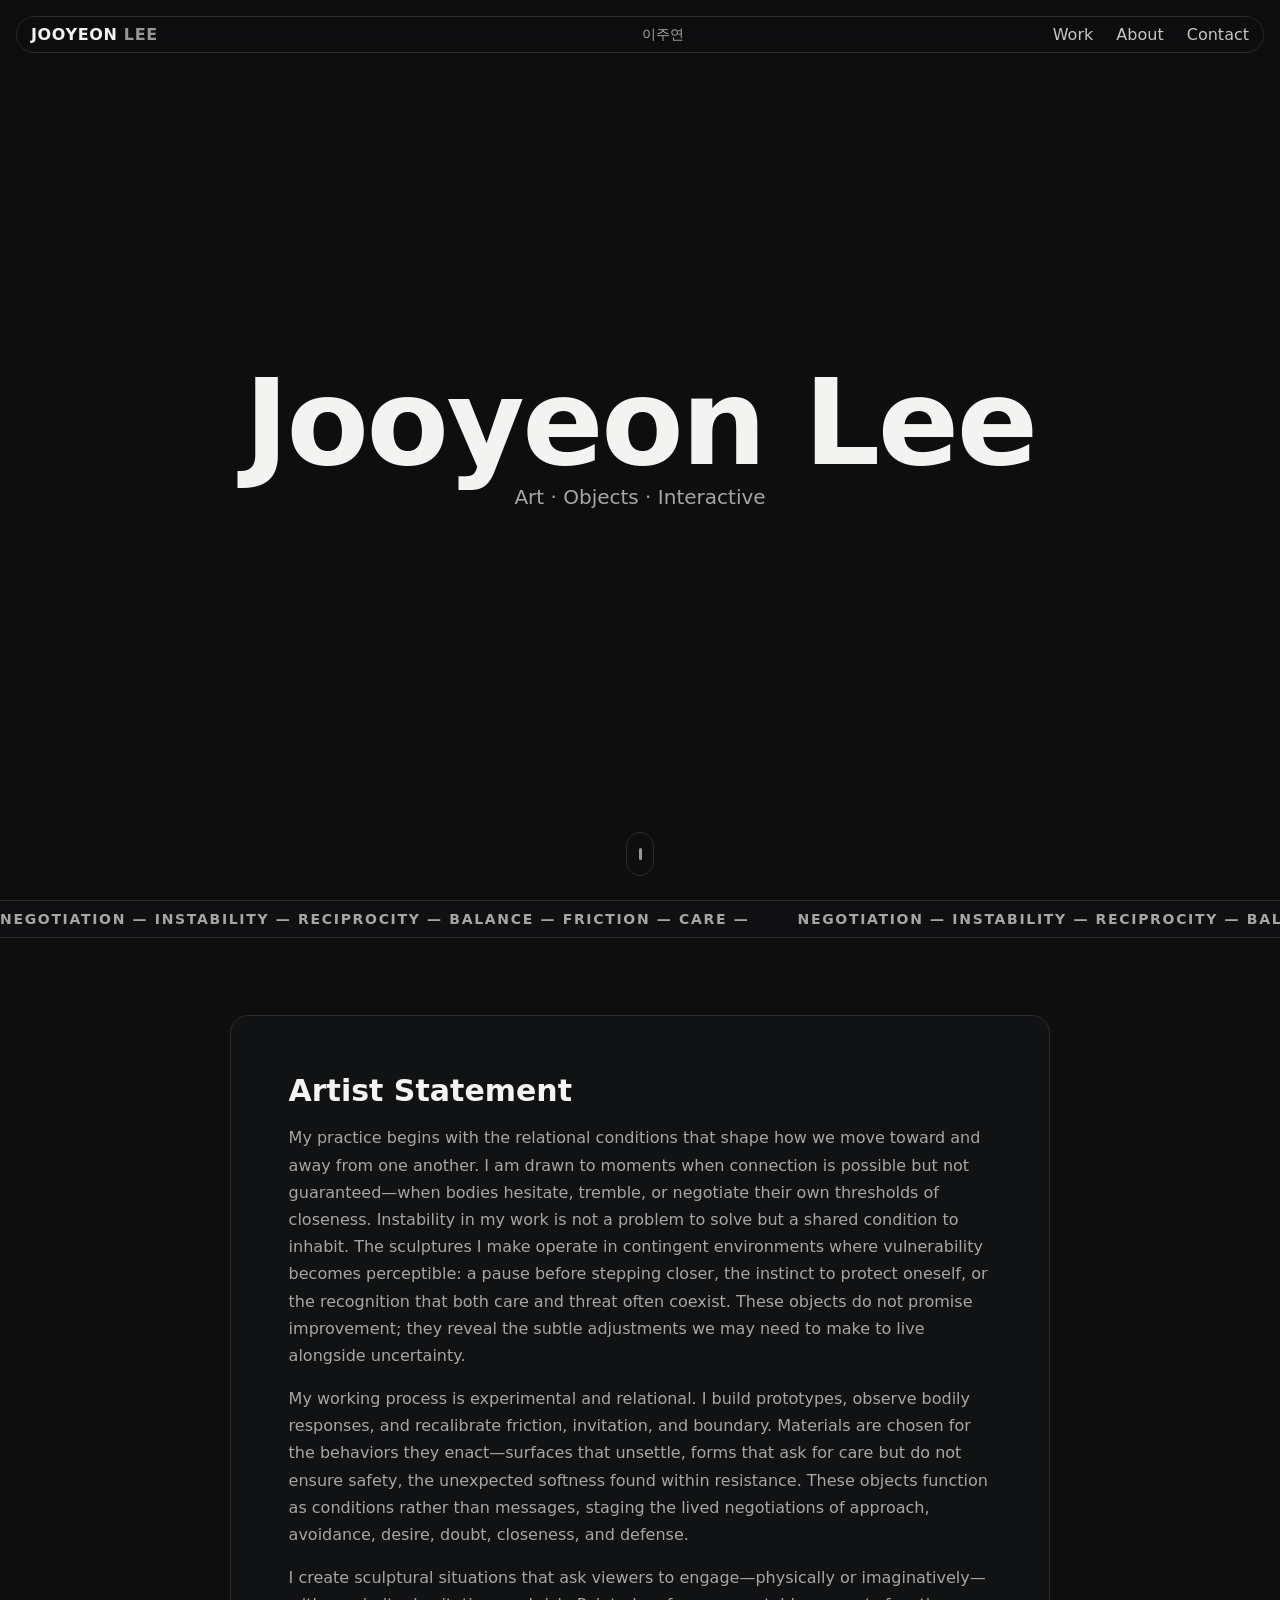
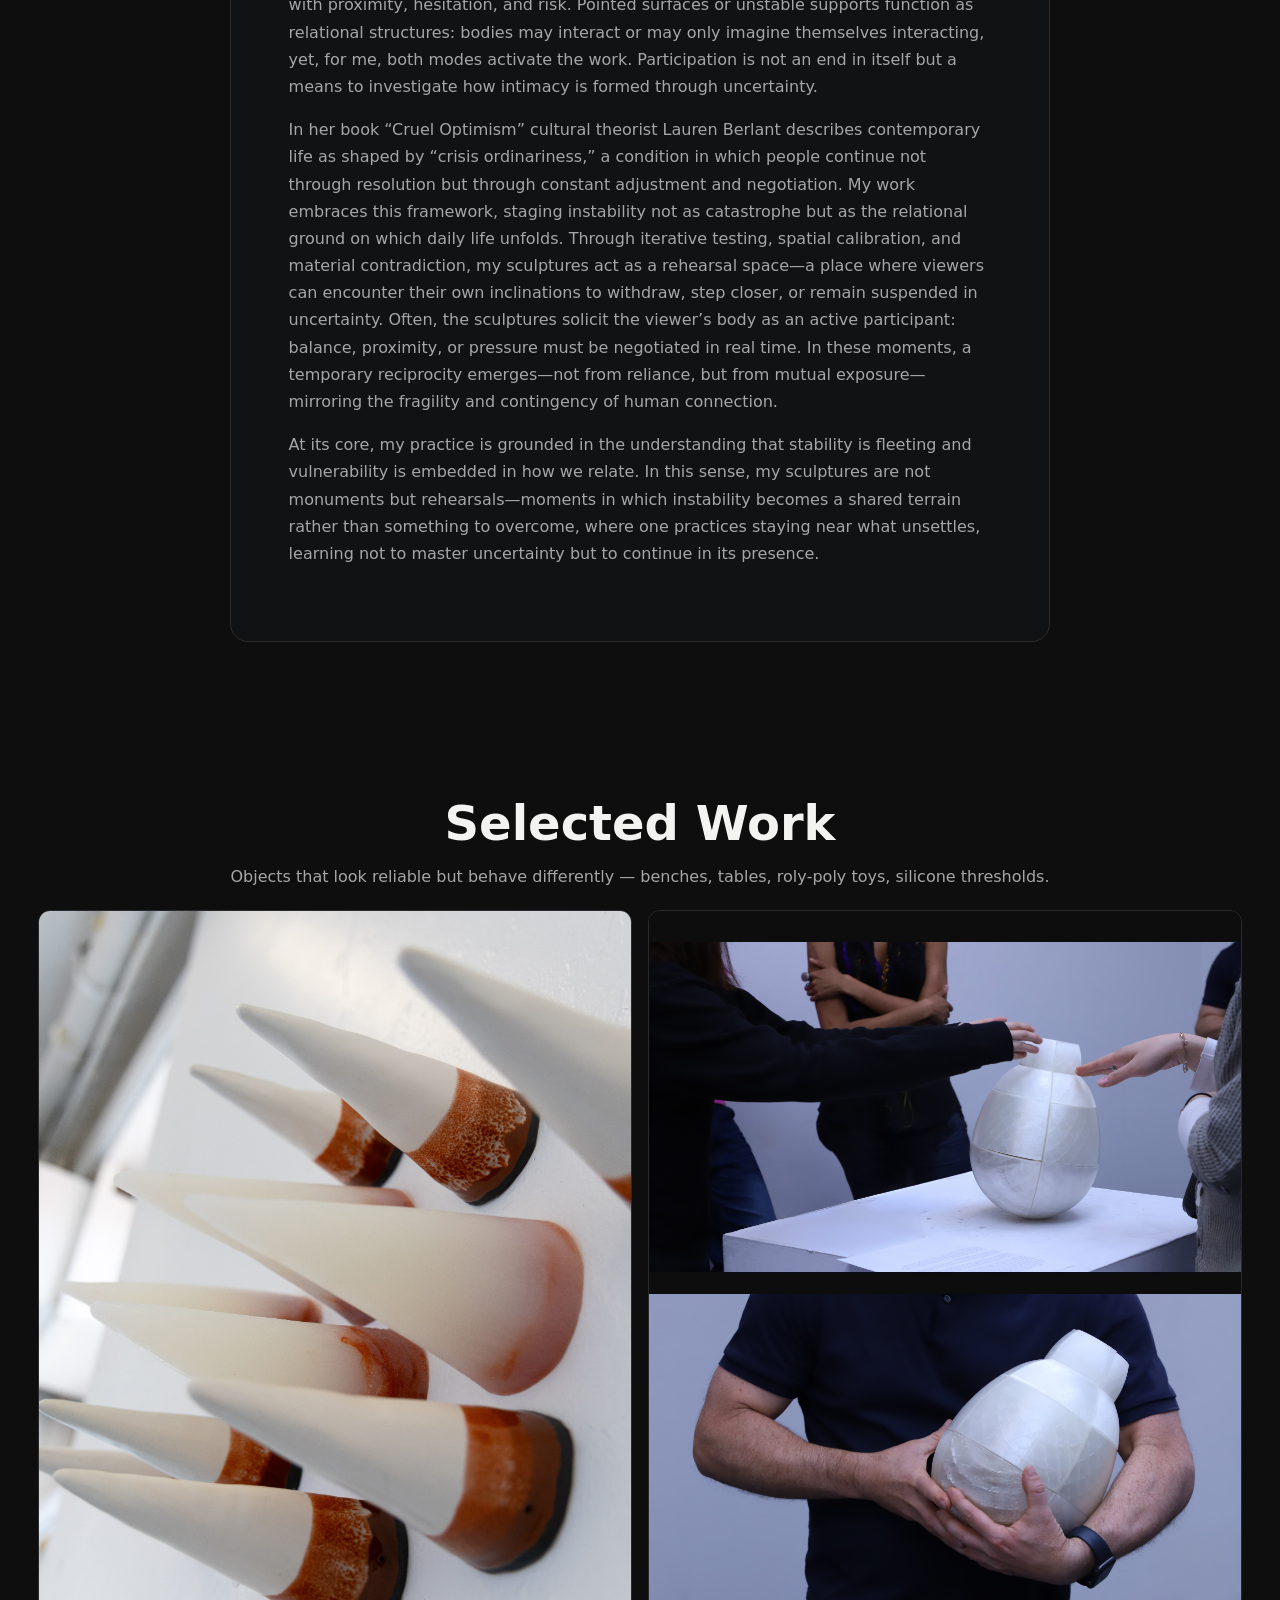
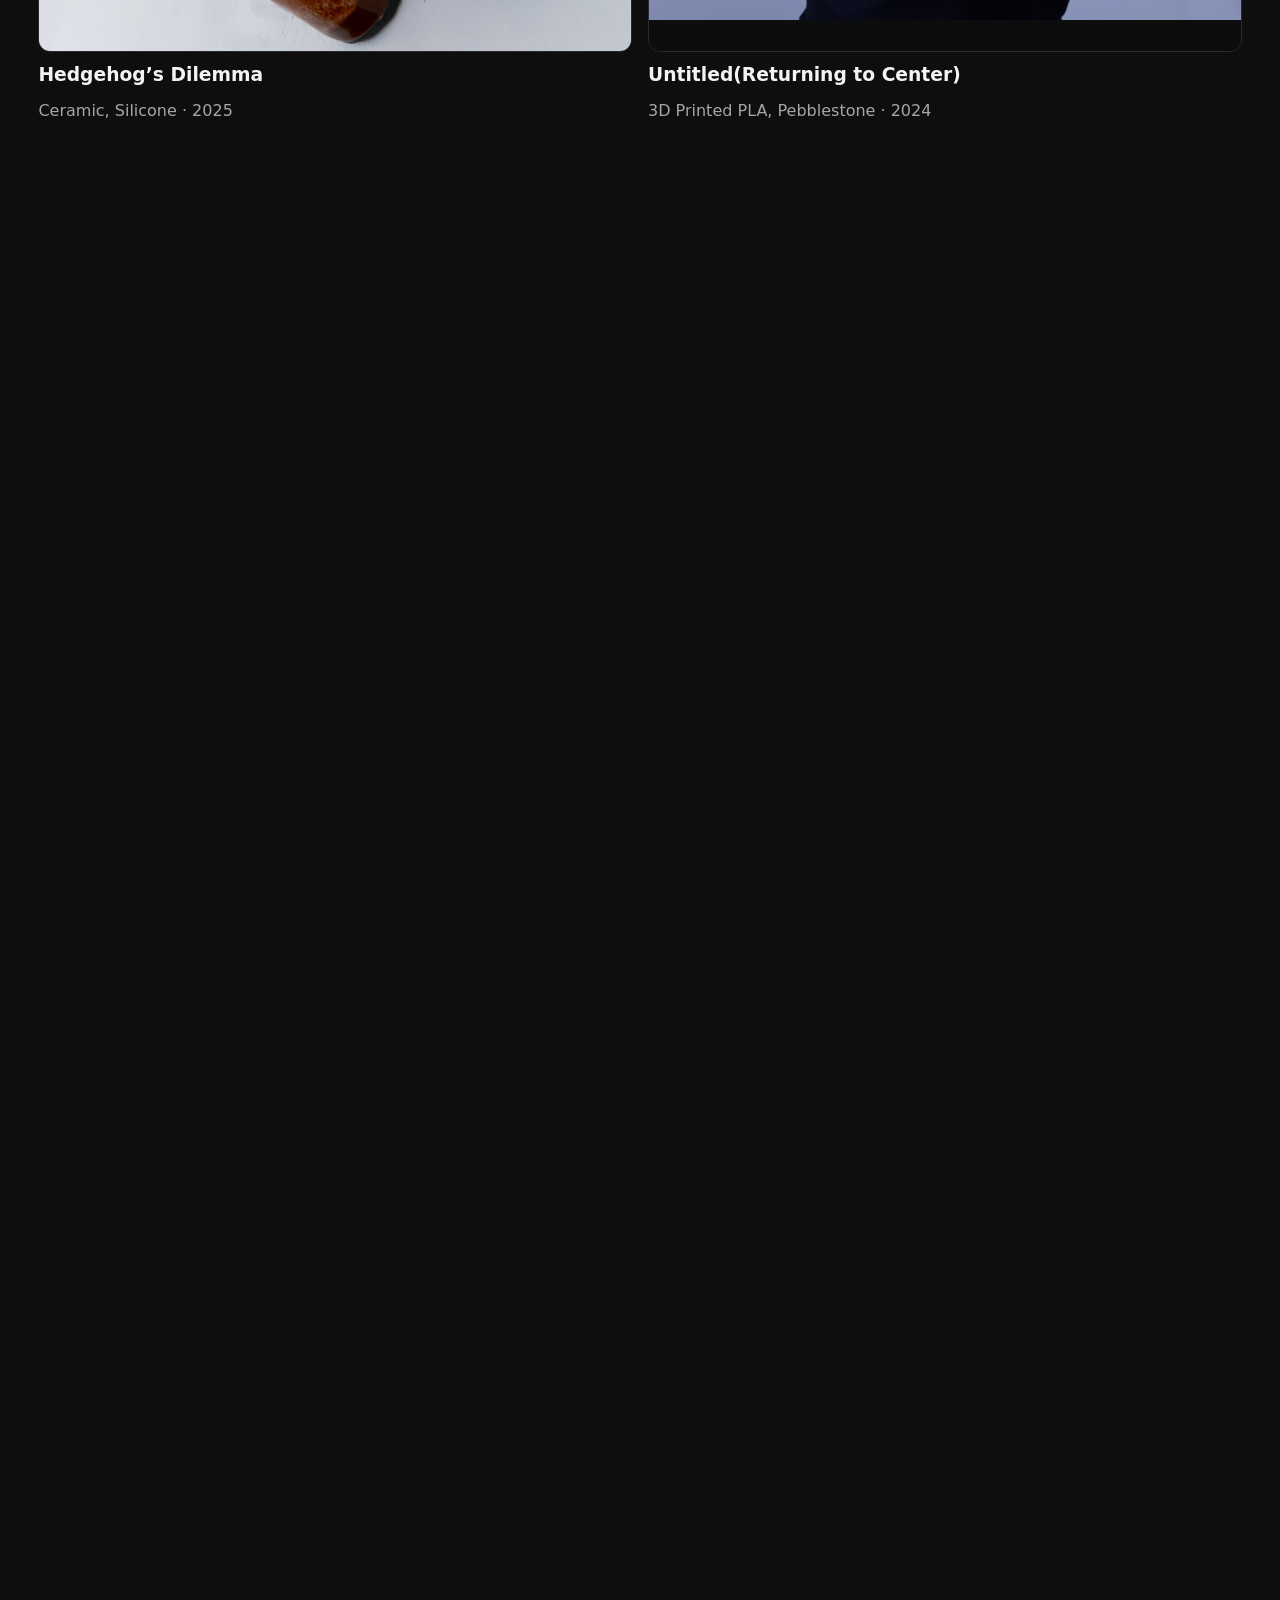
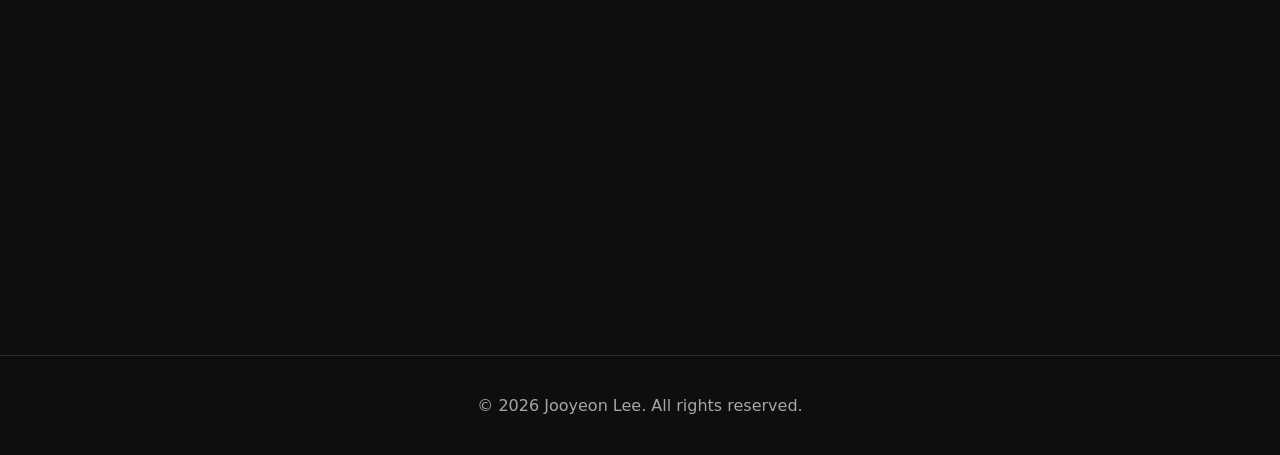
<file: index.html>
<!doctype html>
<html lang="en">
<head>
  <meta charset="utf-8" />
  <meta name="viewport" content="width=device-width, initial-scale=1" />
  <title>Jooyeon Lee — Portfolio</title>
  <link rel="stylesheet" href="styles.css" />
  
</head>
<body>
  <header class="nav">
  <a href="#" class="brand">JOOYEON <span>LEE</span></a>
  <div lang="ko" class="koname">이주연</div>
  <nav>
    <div class="dropdown">
      <a href="webpage1/work.html" class="dropbtn">Work</a>
      <div class="dropdown-content">
        <a href="webpage1/fineart.html">Fine Art</a>
        <a href="webpage1/creativecoding.html">Creative Coding</a>
      </div>
    </div>
    <div class="dropdown">
      <a href="webpage2/about.html" class="dropbtn">About</a>
      <div class="dropdown-content">
        <a href="webpage2/about.html#cv">CV</a>
      </div>
    </div>
    <div class="dropdown">
      <a href="webpage3/contact.html" class="dropbtn">Contact</a>
      <div class="dropdown-content">
        <a href="webpage3/contact.html">Email</a>
        <a href="webpage3/contact.html#socials">Social</a>
      </div>
    </div>
  </nav>
</header>


  <section class="hero" aria-label="Intro">
    <div class="hero-overlay">
      <h1 class="title reveal-up">Jooyeon&nbsp;Lee</h1>
      <p class="subtitle reveal-up delay-1">Art · Objects · Interactive</p>
    </div>
    <button class="scroll-cue" aria-label="Scroll">
      <span></span>
    </button>
  </section>

  <!-- Marquee / statement -->
  <section class="marquee" aria-label="Statement">
    <div class="track">
      <p>Negotiation — Instability — Reciprocity — Balance — Friction — Care —</p>
      <p>Negotiation — Instability — Reciprocity — Balance — Friction — Care —</p>
    </div>
  </section>

  <!-- Artist Statement -->
  <section id="statement" class="statement">
      <h2>Artist Statement</h2>
      <p>My practice begins with the relational conditions that shape how we move toward and away from one another. I am drawn to moments when connection is possible but not guaranteed—when bodies hesitate, tremble, or negotiate their own thresholds of closeness. Instability in my work is not a problem to solve but a shared condition to inhabit. The sculptures I make operate in contingent environments where vulnerability becomes perceptible: a pause before stepping closer, the instinct to protect oneself, or the recognition that both care and threat often coexist. These objects do not promise improvement; they reveal the subtle adjustments we may need to make to live alongside uncertainty. </p>
      <p>My working process is experimental and relational. I build prototypes, observe bodily responses, and recalibrate friction, invitation, and boundary. Materials are chosen for the behaviors they enact—surfaces that unsettle, forms that ask for care but do not ensure safety, the unexpected softness found within resistance. These objects function as conditions rather than messages, staging the lived negotiations of approach, avoidance, desire, doubt, closeness, and defense. </p>
      <p>I create sculptural situations that ask viewers to engage—physically or imaginatively—with proximity, hesitation, and risk. Pointed surfaces or unstable supports function as relational structures: bodies may interact or may only imagine themselves interacting, yet, for me, both modes activate the work. Participation is not an end in itself but a means to investigate how intimacy is formed through uncertainty. </p>
      <p>In her book “Cruel Optimism” cultural theorist Lauren Berlant describes contemporary life as shaped by “crisis ordinariness,” a condition in which people continue not through resolution but through constant adjustment and negotiation. My work embraces this framework, staging instability not as catastrophe but as the relational ground on which daily life unfolds. Through iterative testing, spatial calibration, and material contradiction, my sculptures act as a rehearsal space—a place where viewers can encounter their own inclinations to withdraw, step closer, or remain suspended in uncertainty. Often, the sculptures solicit the viewer’s body as an active participant: balance, proximity, or pressure must be negotiated in real time. In these moments, a temporary reciprocity emerges—not from reliance, but from mutual exposure—mirroring the fragility and contingency of human connection.</p>
      <p>At its core, my practice is grounded in the understanding that stability is fleeting and vulnerability is embedded in how we relate. In this sense, my sculptures are not monuments but rehearsals—moments in which instability becomes a shared terrain rather than something to overcome, where one practices staying near what unsettles, learning not to master uncertainty but to continue in its presence.</p>
  </section>

  <!-- Work grid (cards) -->
  <section id="work" class="work" aria-label="Selected work">
    <div class="section-head">
      <h2 class="reveal-up">Selected Work</h2>
      <p class="muted reveal-up">Objects that look reliable but behave differently — benches, tables, roly‑poly toys, silicone thresholds.</p>
    </div>

    <div class="grid">
      <article class="card reveal-up">
        <div class="media ratio-4x5">
          <img src="assets/img/hedgehog_dilemma.jpg" alt="ceramic and silicone cones">
        </div>
        <h3>Hedgehog’s Dilemma</h3>
        <p class="muted">Ceramic, Silicone · 2025</p>
      </article>

      <article class="card reveal-up delay-1">
        <div class="media ratio-4x5">
          <img src="assets/img/returning_to_center.jpg" alt="interactive roly-poly">
        </div>
        <h3>Untitled(Returning to Center)</h3>
        <p class="muted">3D Printed PLA, Pebblestone · 2024</p>
      </article>

      <article class="card reveal-up delay-2">
        <div class="media ratio-4x5">
          <img src="assets/img/bodily_engagement1.jpg" alt="hold or let go interaction">
        </div>
        <h3>Study for Bodily Engagement: Rehearsing Negotiation 1</h3>
        <p class="muted"></p>
      </article>

      <article class="card reveal-up delay-3">
        <div class="media ratio-4x5">
          <img src="assets/img/bodily_engagement2.jpg" alt="shared tremble interaction">
        </div>
        <h3>Study for Bodily Engagement: Rehearsing Negotiation 2</h3>
        <p class="muted"></p>
      </article>
    </div>
  </section>

  <!-- Sticky split section -->
  <section id="about" class="sticky-split" aria-label="About">
    <div class="sticky-col">
      <h2 class="reveal-up">About</h2>
      <p class="muted reveal-up">Fine Arts BFA @ Parsons · Creative Coding minor. Practice at the edge of failure: making space for trembling, repair, and choice.</p>
      <ul class="bullets">
        <li class="reveal-up">Hands‑on: ceramic, silicone, metal, 3D‑print</li>
        <li class="reveal-up delay-1">Interactive: p5.js, Arduino, sensors</li>
        <li class="reveal-up delay-2">Research‑driven: infrastructure, intimacy, perception</li>
      </ul>
    </div>
    <!-- <div class="scroll-col">
      <figure class="panel reveal-up">
        <div class="ph tall"></div>
        <figcaption>Presence / Void</figcaption>
      </figure>
      <figure class="panel reveal-up">
        <div class="ph tall"></div>
        <figcaption>Threshold Study</figcaption>
      </figure>
      <figure class="panel reveal-up">
        <div class="ph tall"></div>
        <figcaption>Balance Rig</figcaption>
      </figure>
    </div> -->
  </section>

  <section>
      <h2 class="reveal-up">Process, not product</h2>
      <p class="muted reveal-up delay-1">Detours, delays, mis‑alignments: where learning actually happens.</p>
  </section>

  <!-- Contact -->
  <section id="contact" class="contact" aria-label="Contact">
    <h2 class="reveal-up">Let’s collaborate</h2>
    <form class="contact-form reveal-up" onsubmit="event.preventDefault(); alert('Thanks! I’ll get back to you.');">
      <label>
        <span>Name</span>
        <input type="text" required placeholder="Your name" />
      </label>
      <label>
        <span>Email</span>
        <input type="email" required placeholder="you@example.com" />
      </label>
      <label class="full">
        <span>Message</span>
        <textarea rows="4" required placeholder="Tell me about your project…"></textarea>
      </label>
      <button class="btn">Send</button>
    </form>
  </section>

  <footer class="footer">
    <p>© <span id="year"></span> Jooyeon Lee. All rights reserved.</p>
  </footer>

  <script src="script.js"></script>
</body>
</html>
</file>
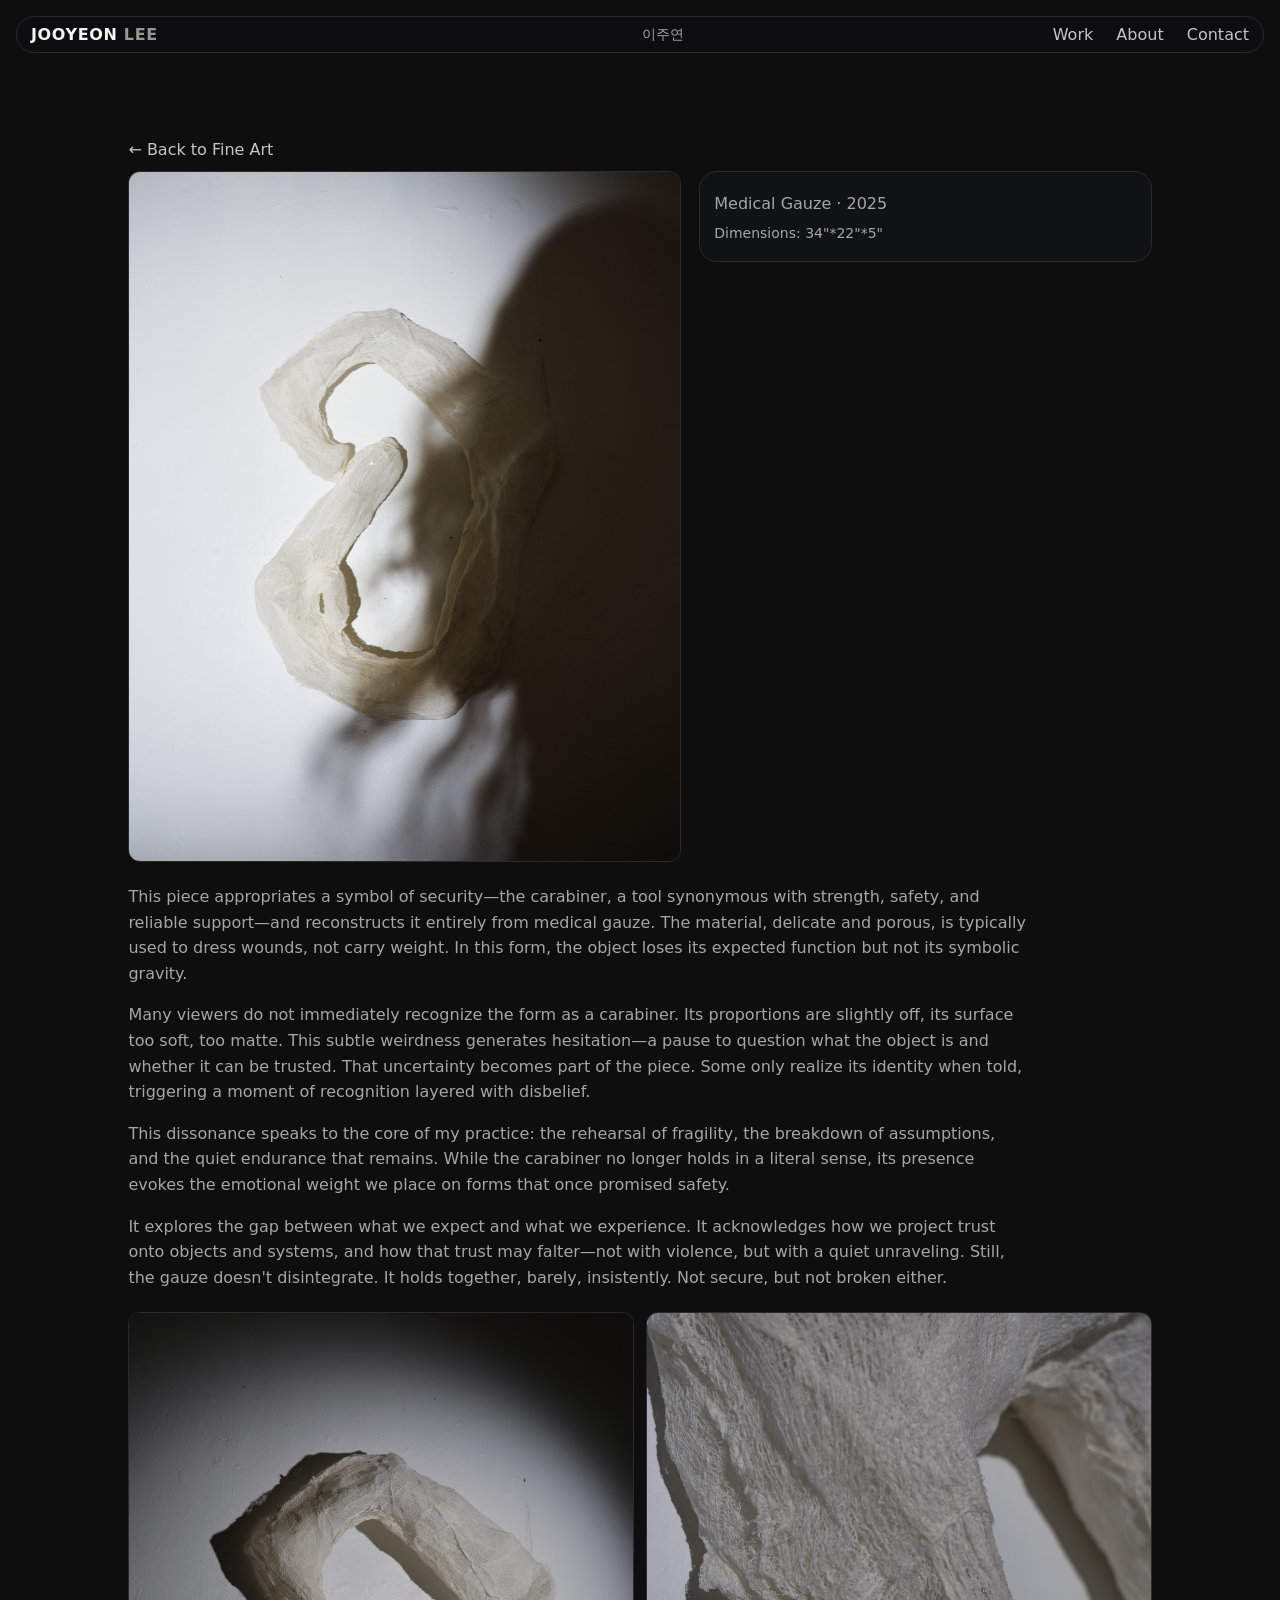
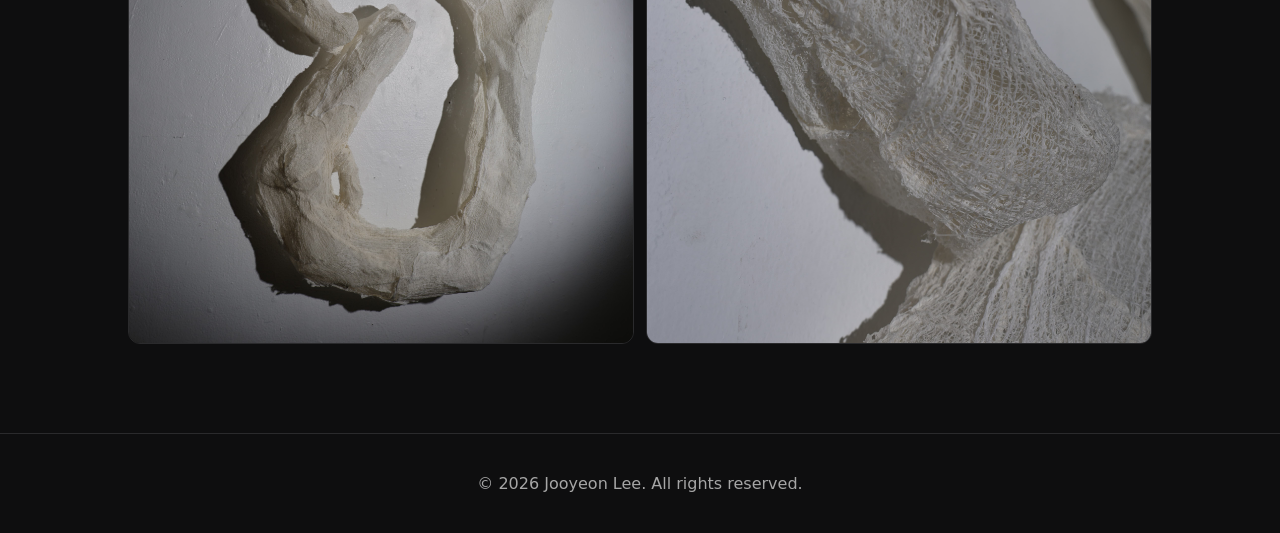
<file: projects/believed_form.html>
<!DOCTYPE html>
<html lang="en">
<head>
  <meta charset="UTF-8" />
  <meta name="viewport" content="width=device-width, initial-scale=1" />
  <title> — Jooyeon Lee</title>
  <link rel="stylesheet" href="../styles.css" />
  <link rel="stylesheet" href="project.css" />
</head>

<body>
  <header class="nav">
    <a href="../index.html" class="brand">JOOYEON <span>LEE</span></a>
    <div lang="ko" class="koname">이주연</div>
    <nav>
      <div class="dropdown">
        <a href="../webpage1/work.html" class="dropbtn">Work</a>
        <div class="dropdown-content">
          <a href="../webpage1/fineart.html">Fine Art</a>
          <a href="../webpage1/creativecoding.html">Creative Coding</a>
        </div>
      </div>
      <div class="dropdown">
        <a href="../webpage2/about.html" class="dropbtn">About</a>
        <div class="dropdown-content">
          <a href="../webpage2/about.html#statement">Artist Statement</a>
          <a href="../webpage2/about.html#cv">CV</a>
        </div>
      </div>
      <div class="dropdown">
        <a href="../webpage3/contact.html" class="dropbtn">Contact</a>
        <div class="dropdown-content">
          <a href="../webpage3/contact.html#email">Email</a>
          <a href="../webpage3/contact.html#socials">Social</a>
        </div>
      </div>
    </nav>
  </header>

  <main class="project-page">
    <div class="project-wrap">
      <a class="backlink" href="../webpage1/fineart.html">← Back to Fine Art</a>

      <section class="project-hero">
        <div class="media ratio-4x5">
          <img src="../assets/img/believed_form.jpg" alt="">
        </div>

        <aside class="project-meta">
          <h1></h1>
          <p class="muted">Medical Gauze · 2025</p>
          <ul class="facts">
            <li>Dimensions: 34"*22"*5"</li>
            <!-- <li><strong>Location:</strong> (add)</li>
            <li><strong>Status:</strong> (add)</li> -->
          </ul>
        </aside>
      </section>

      <section class="project-body">
        <p>
          This piece appropriates a symbol of security—the carabiner, a tool synonymous with strength,
          safety, and reliable support—and reconstructs it entirely from medical gauze. The material,
          delicate and porous, is typically used to dress wounds, not carry weight. In this form, the object
          loses its expected function but not its symbolic gravity.
        </p>
        <p>
          Many viewers do not immediately recognize the form as a carabiner. Its proportions are slightly
          off, its surface too soft, too matte. This subtle weirdness generates hesitation—a pause to
          question what the object is and whether it can be trusted. That uncertainty becomes part of the
          piece. Some only realize its identity when told, triggering a moment of recognition layered with
          disbelief.
        </p>
        <p>
          This dissonance speaks to the core of my practice: the rehearsal of fragility, the breakdown of
          assumptions, and the quiet endurance that remains. While the carabiner no longer holds in a
          literal sense, its presence evokes the emotional weight we place on forms that once promised
          safety.
        </p>
        <p>
          It explores the gap between what we expect and what we experience. It acknowledges how we
          project trust onto objects and systems, and how that trust may falter—not with violence, but with
          a quiet unraveling. Still, the gauze doesn't disintegrate. It holds together, barely, insistently. Not
          secure, but not broken either.
        </p>
      </section>

      <section class="gallery" aria-label="More images">
        <div class="media ratio-4x5">
          <img src="../assets/img/believed_form_detail1.jpg" alt="Detail view 1">
        </div>
        <div class="media ratio-4x5">
          <img src="../assets/img/believed_form_detail2.jpg" alt="Detail view 2">
        </div>
      </section>
    </div>
  </main>

  <footer class="footer">
    <p>© <span id="year"></span> Jooyeon Lee. All rights reserved.</p>
  </footer>

  <script>
    document.getElementById("year").textContent = new Date().getFullYear();
  </script>
</body>
</html>
</file>
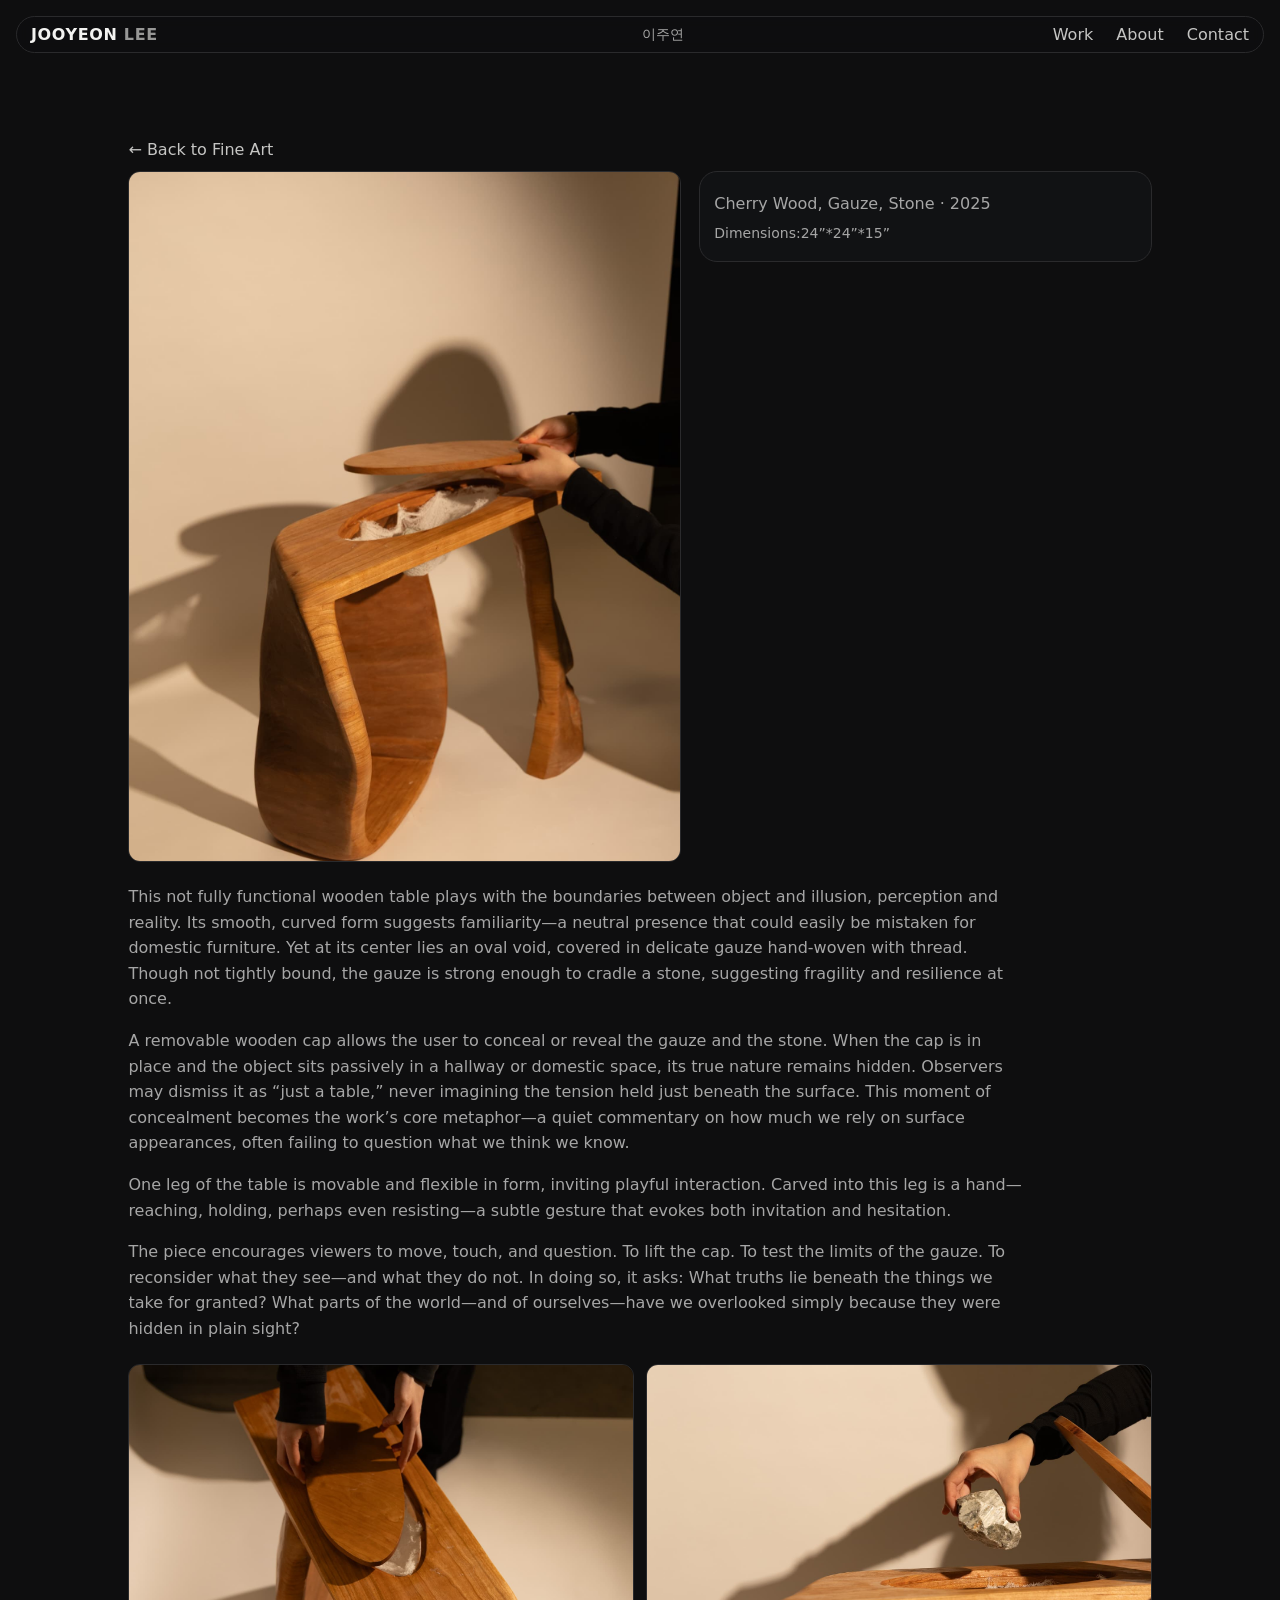
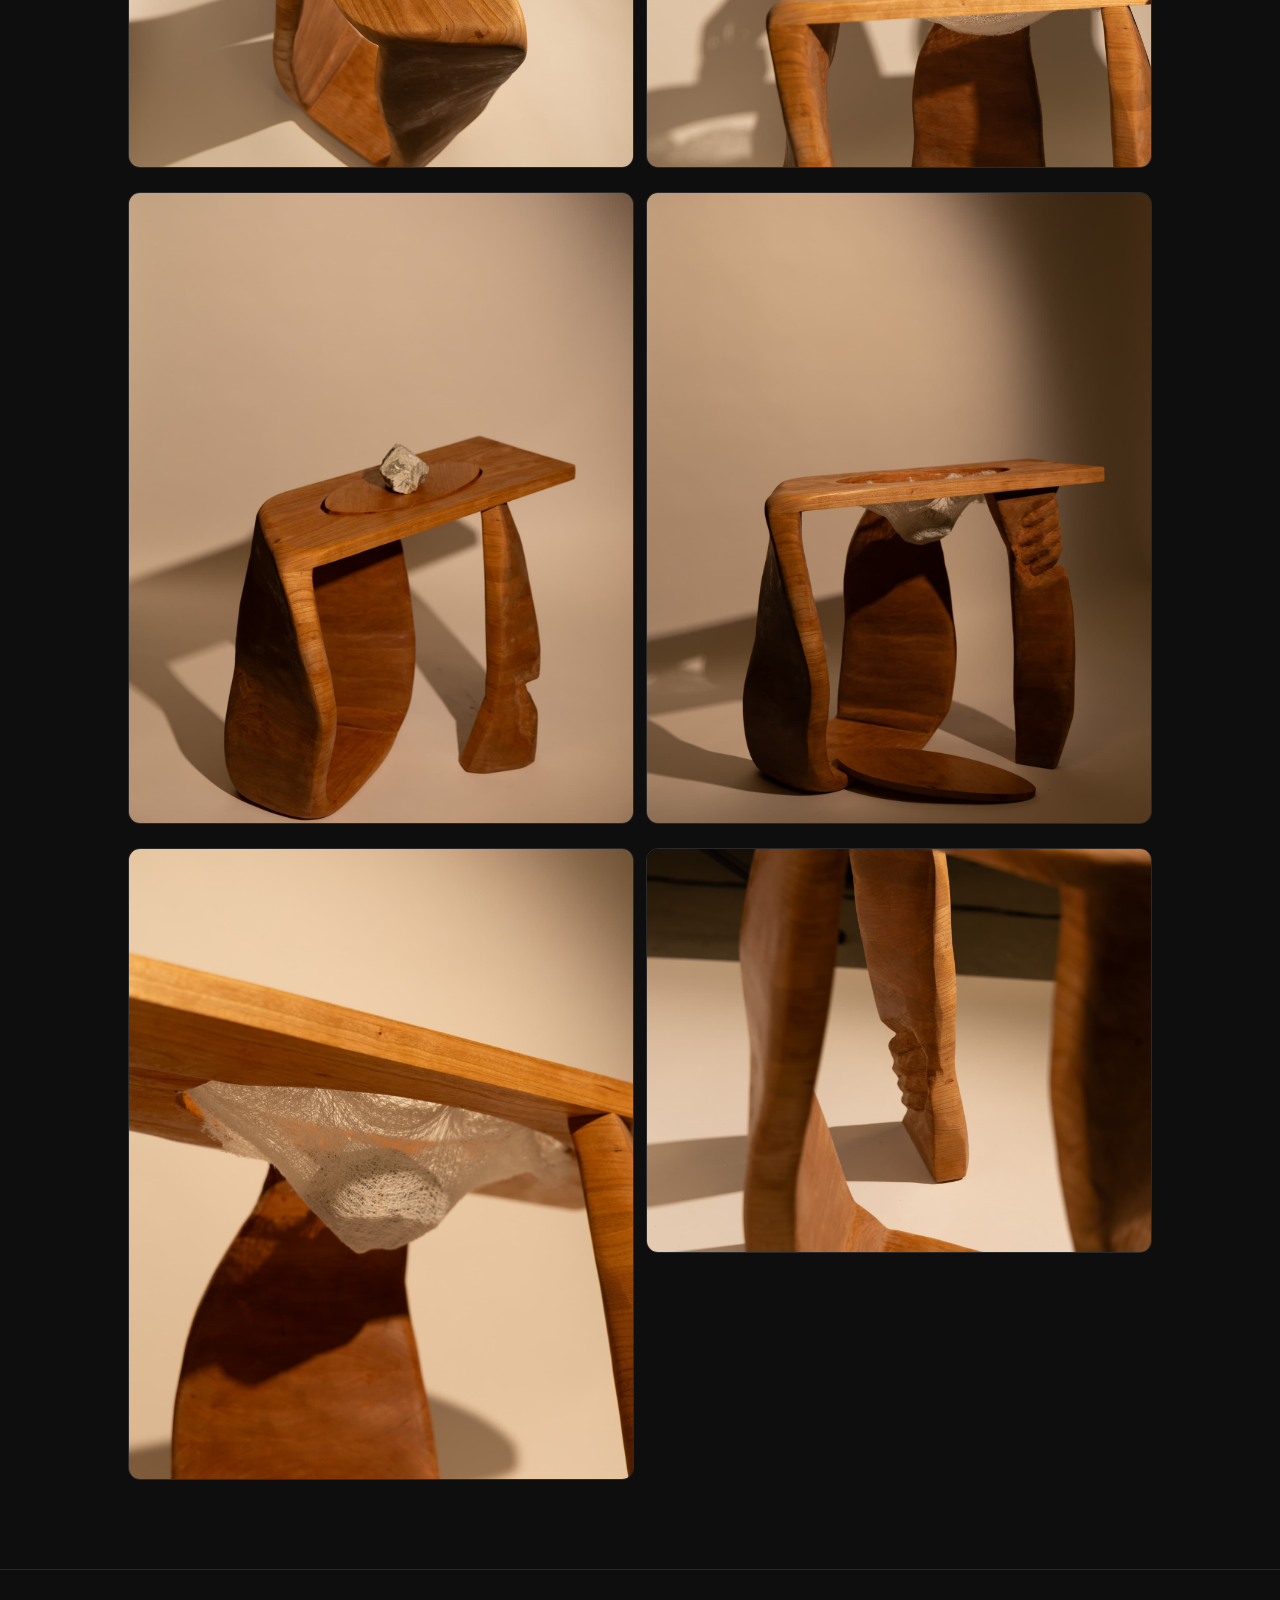
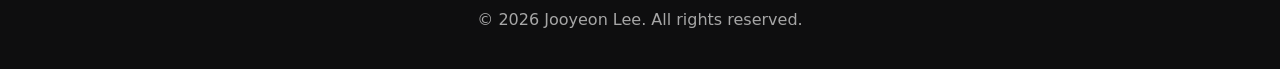
<file: projects/beneath_the_surface.html>
<!DOCTYPE html>
<html lang="en">
<head>
  <meta charset="UTF-8" />
  <meta name="viewport" content="width=device-width, initial-scale=1" />
  <title> — Jooyeon Lee</title>
  <link rel="stylesheet" href="../styles.css" />
  <link rel="stylesheet" href="project.css" />
</head>

<body>
  <header class="nav">
    <a href="../index.html" class="brand">JOOYEON <span>LEE</span></a>
    <div lang="ko" class="koname">이주연</div>
    <nav>
      <div class="dropdown">
        <a href="../webpage1/work.html" class="dropbtn">Work</a>
        <div class="dropdown-content">
          <a href="../webpage1/fineart.html">Fine Art</a>
          <a href="../webpage1/creativecoding.html">Creative Coding</a>
        </div>
      </div>
      <div class="dropdown">
        <a href="../webpage2/about.html" class="dropbtn">About</a>
        <div class="dropdown-content">
          <a href="../webpage2/about.html#statement">Artist Statement</a>
          <a href="../webpage2/about.html#cv">CV</a>
        </div>
      </div>
      <div class="dropdown">
        <a href="../webpage3/contact.html" class="dropbtn">Contact</a>
        <div class="dropdown-content">
          <a href="../webpage3/contact.html#email">Email</a>
          <a href="../webpage3/contact.html#socials">Social</a>
        </div>
      </div>
    </nav>
  </header>

  <main class="project-page">
    <div class="project-wrap">
      <a class="backlink" href="../webpage1/fineart.html">← Back to Fine Art</a>

      <section class="project-hero">
        <div class="media ratio-4x5">
          <img src="../assets/img/beneath_the_surface.jpg" alt="">
        </div>

        <aside class="project-meta">
          <h1></h1>
          <p class="muted">Cherry Wood, Gauze, Stone · 2025</p>
          <ul class="facts">
            <li>Dimensions:24”*24”*15”</li>
            <!-- <li><strong>Location:</strong> (add)</li>
            <li><strong>Status:</strong> (add)</li> -->
          </ul>
        </aside>
      </section>

      <section class="project-body">
        <p>
          This not fully functional wooden table plays with the boundaries between object and illusion, perception and reality. Its smooth, curved form suggests familiarity—a neutral presence that could easily be mistaken for domestic furniture. Yet at its center lies an oval void, covered in delicate gauze hand-woven with thread. Though not tightly bound, the gauze is strong enough to cradle a stone, suggesting fragility and resilience at once.
        </p>

        <p>
          A removable wooden cap allows the user to conceal or reveal the gauze and the stone. When the cap is in place and the object sits passively in a hallway or domestic space, its true nature remains hidden. Observers may dismiss it as “just a table,” never imagining the tension held just beneath the surface. This moment of concealment becomes the work’s core metaphor—a quiet commentary on how much we rely on surface appearances, often failing to question what we think we know.
        </p>

        <p>
          One leg of the table is movable and flexible in form, inviting playful interaction. Carved into this leg is a hand—reaching, holding, perhaps even resisting—a subtle gesture that evokes both invitation and hesitation.
        </p>

        <p>
          The piece encourages viewers to move, touch, and question. To lift the cap. To test the limits of the gauze. To reconsider what they see—and what they do not. In doing so, it asks: What truths lie beneath the things we take for granted? What parts of the world—and of ourselves—have we overlooked simply because they were hidden in plain sight?
        </p>
      </section>

      <section class="gallery" aria-label="More images">
        <div class="media ratio-5x4">
          <img src="../assets/img/beneath_the_surface_detail1.jpg" alt="Detail view 1">
        </div>
        <div class="media ratio-5x4">
          <img src="../assets/img/beneath_the_surface_detail2.jpg" alt="Detail view 2">
        </div>
        <div class="media ratio-4x5">
          <img src="../assets/img/beneath_the_surface_detail3.jpg" alt="">
        </div>
        <div class="media ratio-4x5">
          <img src="../assets/img/beneath_the_surface_detail4.jpg" alt="">
        </div>
        <div class="media ratio-4x5">
          <img src="../assets/img/beneath_the_surface_detail5.jpg" alt="">
        </div>
        <div class="media ratio-5x4">
          <img src="../assets/img/beneath_the_surface_detail6.jpg" alt="">
        </div>
      </section>
    </div>
  </main>

  <footer class="footer">
    <p>© <span id="year"></span> Jooyeon Lee. All rights reserved.</p>
  </footer>

  <script>
    document.getElementById("year").textContent = new Date().getFullYear();
  </script>
</body>
</html>
</file>
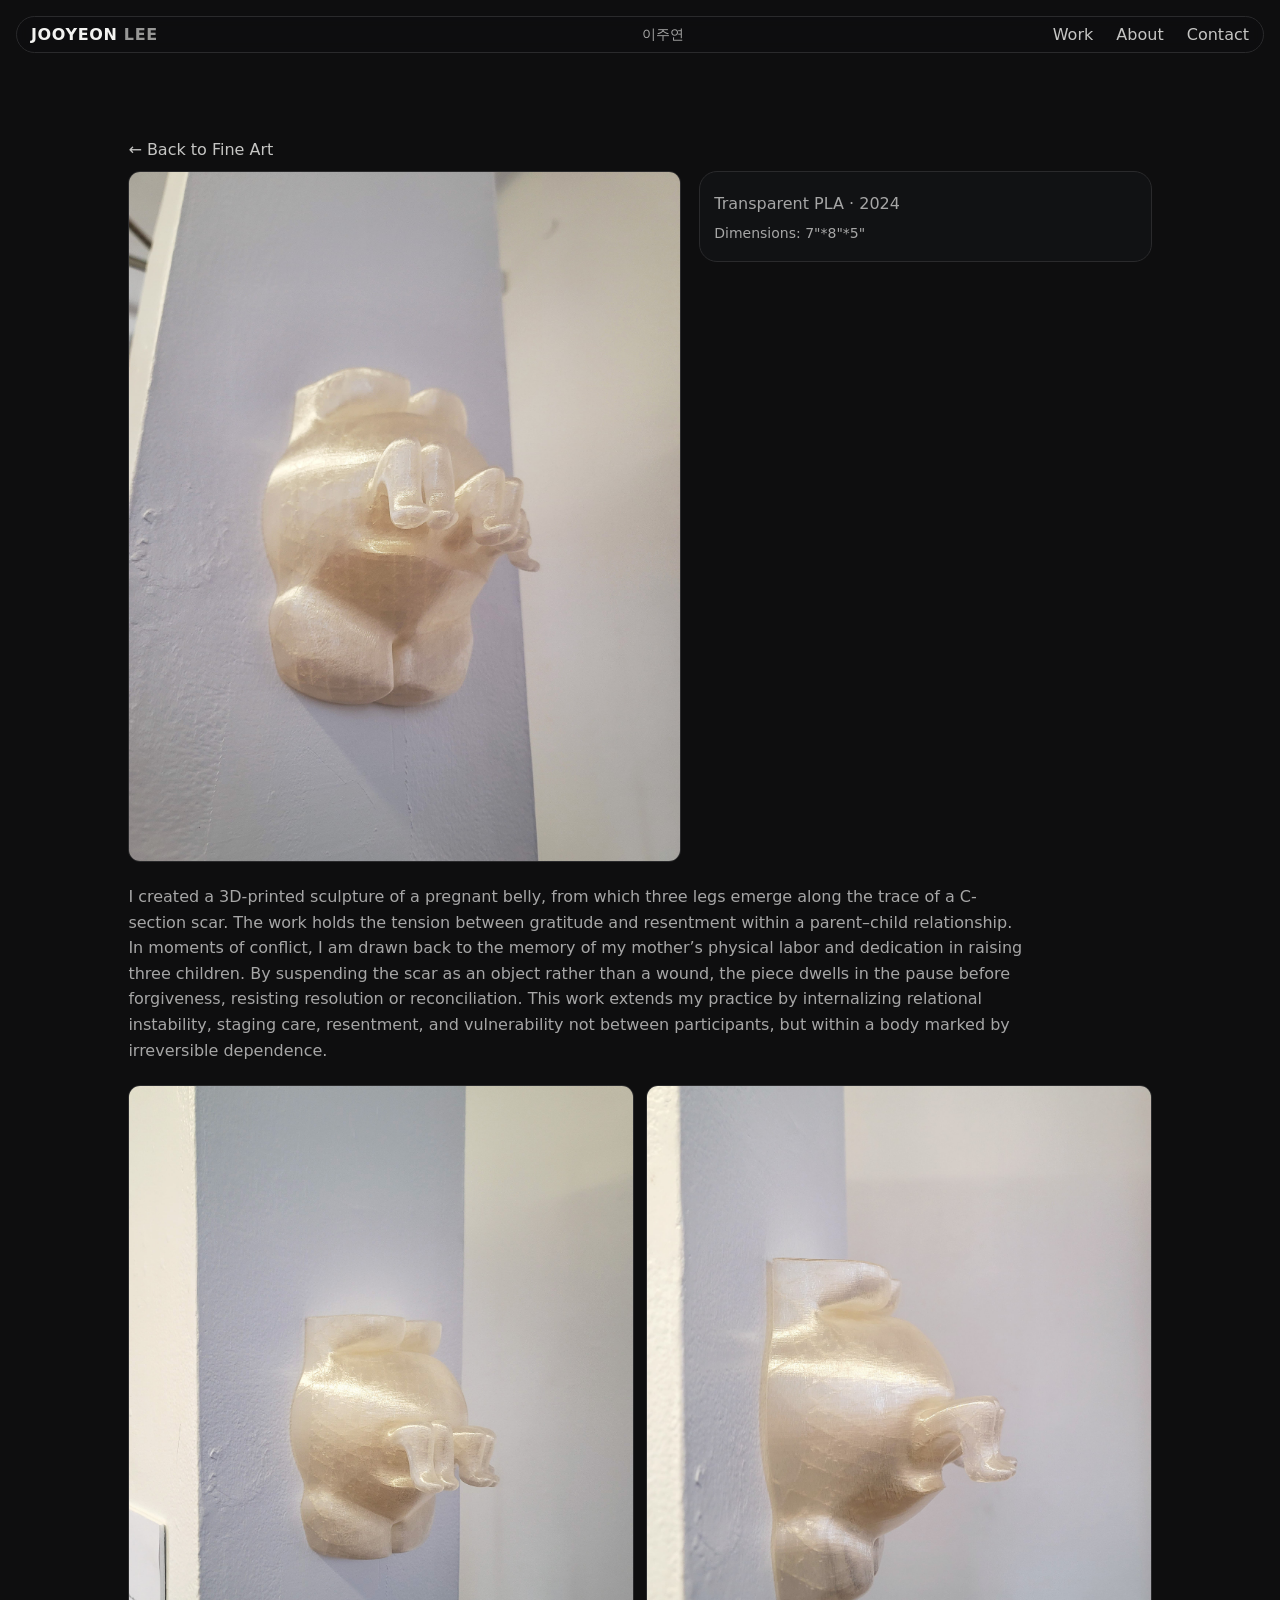
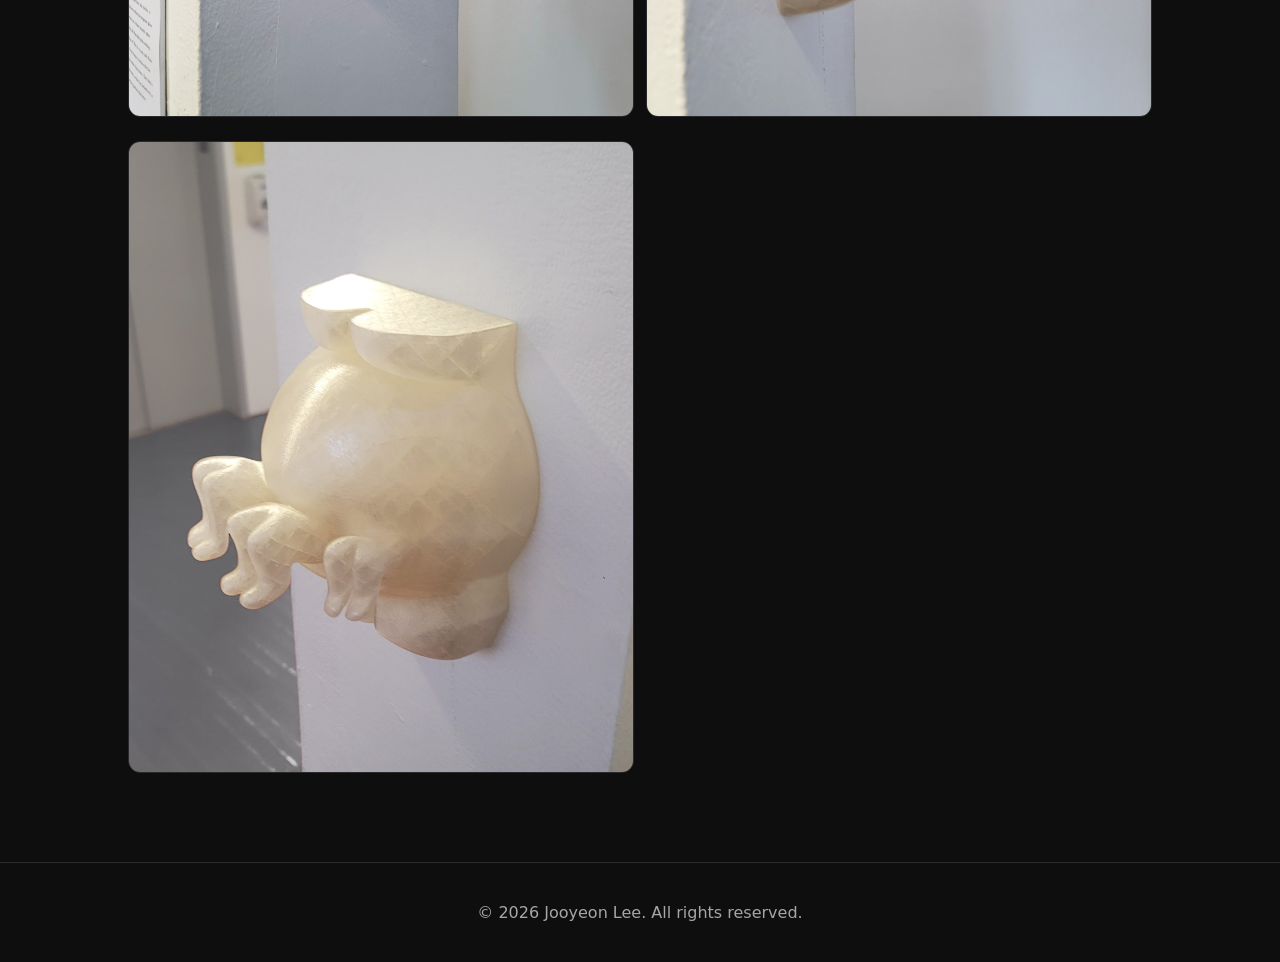
<file: projects/c_section.html>
<!DOCTYPE html>
<html lang="en">
<head>
  <meta charset="UTF-8" />
  <meta name="viewport" content="width=device-width, initial-scale=1" />
  <title> — Jooyeon Lee</title>
  <link rel="stylesheet" href="../styles.css" />
  <link rel="stylesheet" href="project.css" />
</head>

<body>
  <header class="nav">
    <a href="../index.html" class="brand">JOOYEON <span>LEE</span></a>
    <div lang="ko" class="koname">이주연</div>
    <nav>
      <div class="dropdown">
        <a href="../webpage1/work.html" class="dropbtn">Work</a>
        <div class="dropdown-content">
          <a href="../webpage1/fineart.html">Fine Art</a>
          <a href="../webpage1/creativecoding.html">Creative Coding</a>
        </div>
      </div>
      <div class="dropdown">
        <a href="../webpage2/about.html" class="dropbtn">About</a>
        <div class="dropdown-content">
          <a href="../webpage2/about.html#statement">Artist Statement</a>
          <a href="../webpage2/about.html#cv">CV</a>
        </div>
      </div>
      <div class="dropdown">
        <a href="../webpage3/contact.html" class="dropbtn">Contact</a>
        <div class="dropdown-content">
          <a href="../webpage3/contact.html#email">Email</a>
          <a href="../webpage3/contact.html#socials">Social</a>
        </div>
      </div>
    </nav>
  </header>

  <main class="project-page">
    <div class="project-wrap">
      <a class="backlink" href="../webpage1/fineart.html">← Back to Fine Art</a>

      <section class="project-hero">
        <div class="media ratio-4x5">
          <img src="../assets/img/c_section.jpg" alt="">
        </div>

        <aside class="project-meta">
          <h1></h1>
          <p class="muted">Transparent PLA · 2024</p>
          <ul class="facts">
            <li>Dimensions: 7"*8"*5"</li>
            <!-- <li><strong>Location:</strong> (add)</li>
            <li><strong>Status:</strong> (add)</li> -->
          </ul>
        </aside>
      </section>

      <section class="project-body">
        <p>
          I created a 3D-printed sculpture of a pregnant belly, from which three legs emerge along the trace of a C-section scar. The work holds the tension between gratitude and resentment within a parent–child relationship. In moments of conflict, I am drawn back to the memory of my mother’s physical labor and dedication in raising three children. By suspending the scar as an object rather than a wound, the piece dwells in the pause before forgiveness, resisting resolution or reconciliation. This work extends my practice by internalizing relational instability, staging care, resentment, and vulnerability not between participants, but within a body marked by irreversible dependence.
        </p>
      </section>

      <section class="gallery" aria-label="More images">
        <div class="media ratio-4x5">
          <img src="../assets/img/c_section_detail1.jpg" alt="Detail view 1">
        </div>
        <div class="media ratio-4x5">
          <img src="../assets/img/c_section_detail2.jpg" alt="Detail view 2">
        </div>
        <div class="media ratio-4x5">
          <img src="../assets/img/c_section_detail3.jpg" alt="">
        </div>
      </section>
    </div>
  </main>

  <footer class="footer">
    <p>© <span id="year"></span> Jooyeon Lee. All rights reserved.</p>
  </footer>

  <script>
    document.getElementById("year").textContent = new Date().getFullYear();
  </script>
</body>
</html>
</file>
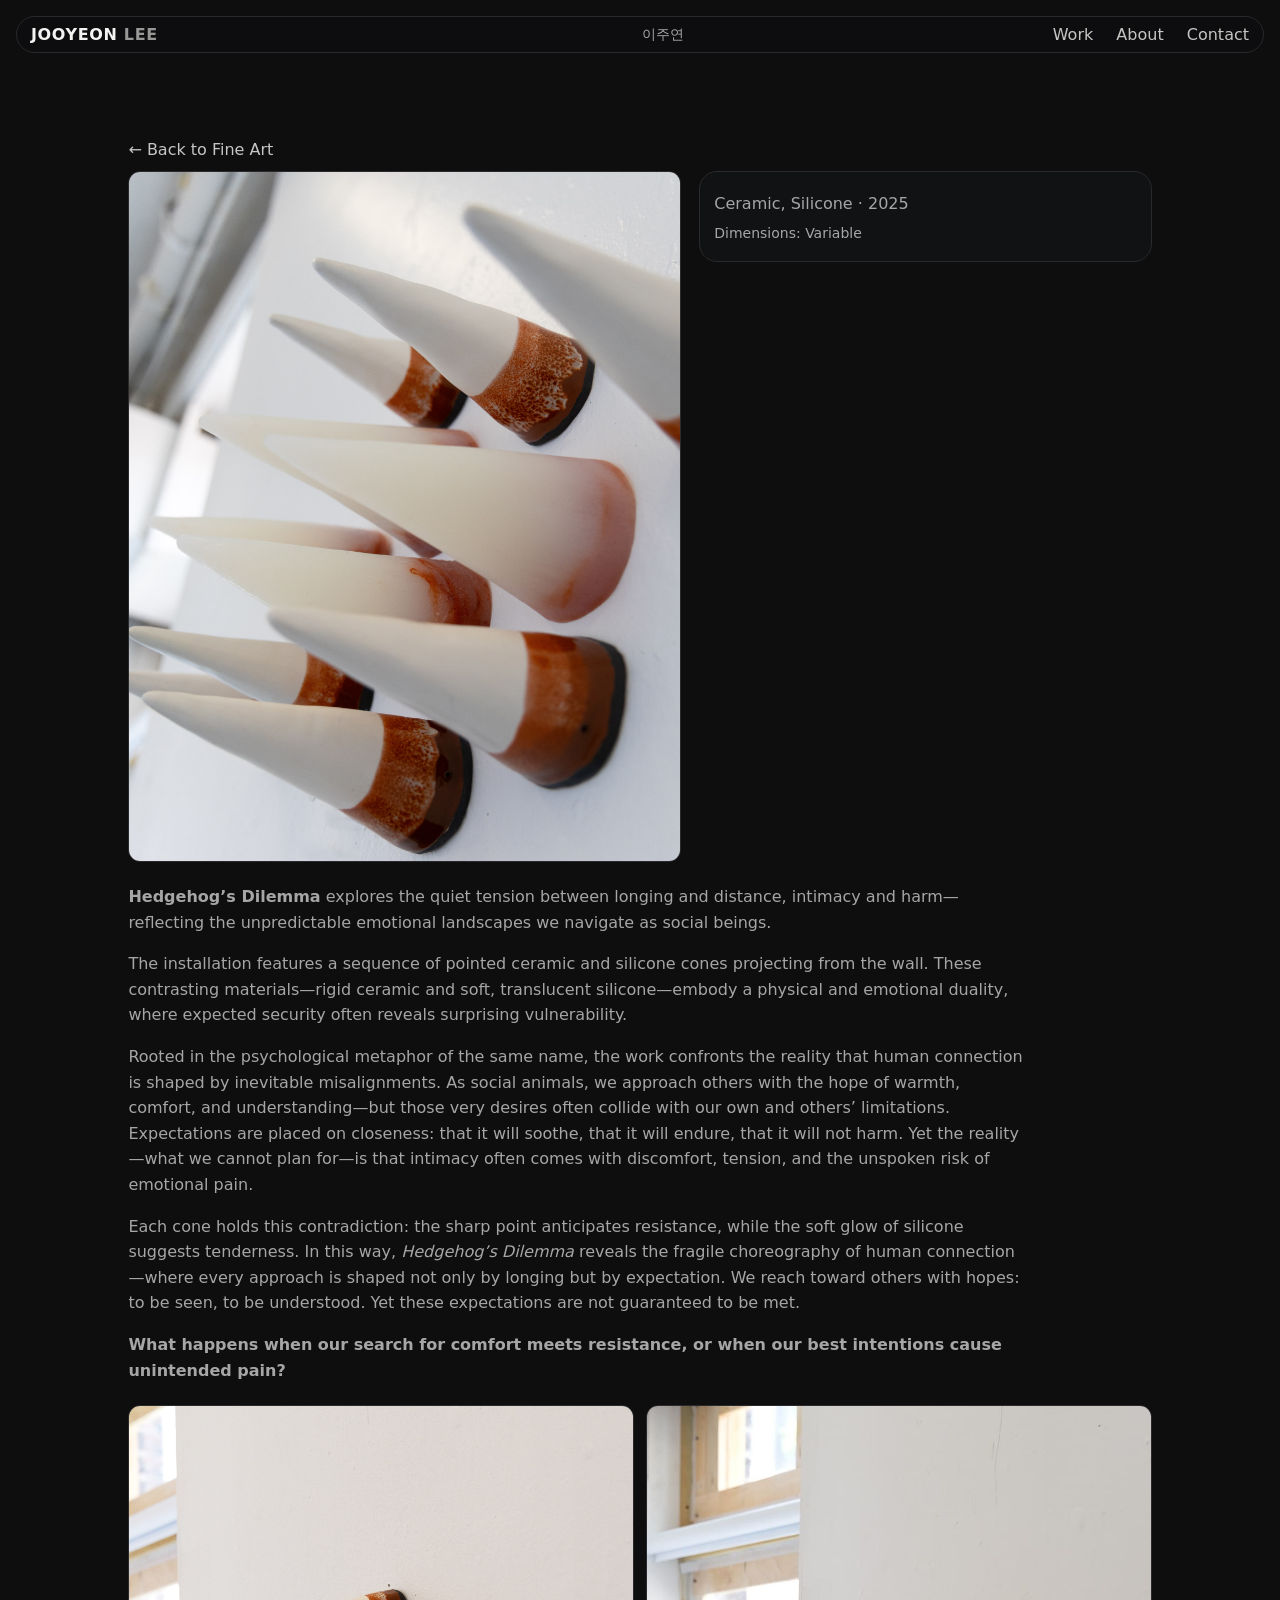
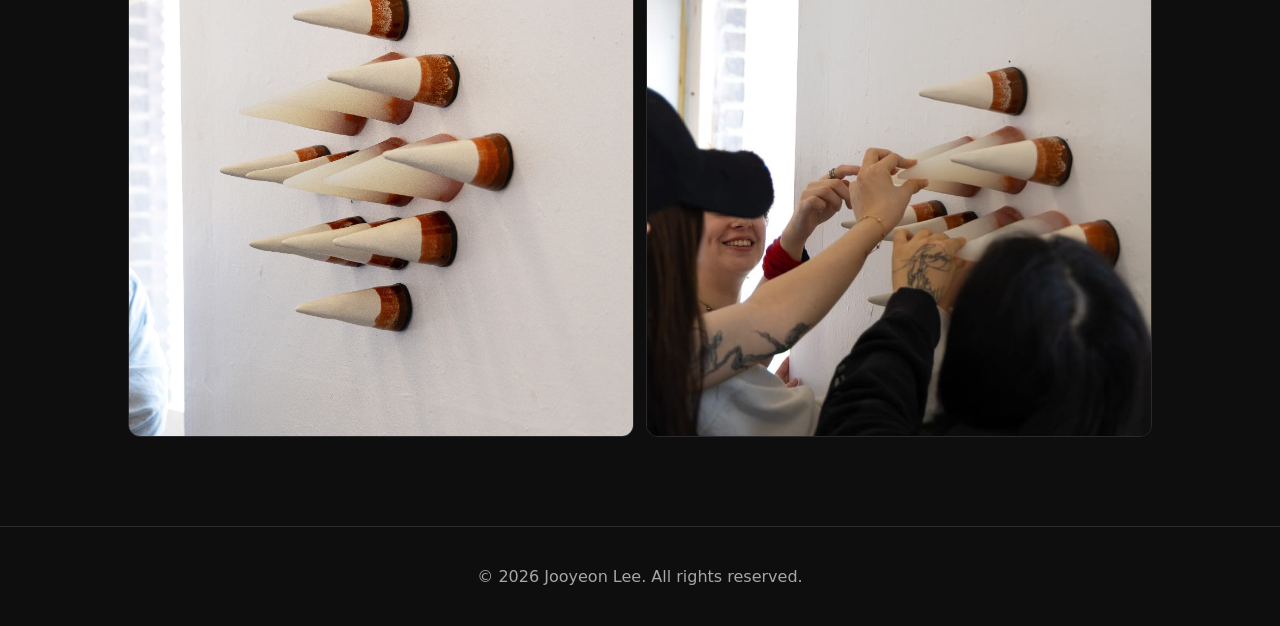
<file: projects/hedgehog_dilemma.html>
<!DOCTYPE html>
<html lang="en">
<head>
  <meta charset="UTF-8" />
  <meta name="viewport" content="width=device-width, initial-scale=1" />
  <title>Hedgehog's Dilemma — Jooyeon Lee</title>
  <link rel="stylesheet" href="../styles.css" />
  <link rel="stylesheet" href="project.css" />
</head>

<body>
  <header class="nav">
    <a href="../index.html" class="brand">JOOYEON <span>LEE</span></a>
    <div lang="ko" class="koname">이주연</div>
    <nav>
      <div class="dropdown">
        <a href="../webpage1/work.html" class="dropbtn">Work</a>
        <div class="dropdown-content">
          <a href="../webpage1/fineart.html">Fine Art</a>
          <a href="../webpage1/creativecoding.html">Creative Coding</a>
        </div>
      </div>
      <div class="dropdown">
        <a href="../webpage2/about.html" class="dropbtn">About</a>
        <div class="dropdown-content">
          <a href="../webpage2/about.html#statement">Artist Statement</a>
          <a href="../webpage2/about.html#cv">CV</a>
        </div>
      </div>
      <div class="dropdown">
        <a href="../webpage3/contact.html" class="dropbtn">Contact</a>
        <div class="dropdown-content">
          <a href="../webpage3/contact.html#email">Email</a>
          <a href="../webpage3/contact.html#socials">Social</a>
        </div>
      </div>
    </nav>
  </header>

  <main class="project-page">
    <div class="project-wrap">
      <a class="backlink" href="../webpage1/fineart.html">← Back to Fine Art</a>

      <section class="project-hero">
        <div class="media ratio-4x5">
          <img src="../assets/img/hedgehog_dilemma.jpg" alt="Hedgehog's Dilemma">
        </div>

        <aside class="project-meta">
          <h1></h1>
          <p class="muted">Ceramic, Silicone · 2025</p>
          <ul class="facts">
            <li>Dimensions: Variable</li>
            <!-- <li><strong>Location:</strong> (add)</li>
            <li><strong>Status:</strong> (add)</li> -->
          </ul>
        </aside>
      </section>

      <section class="project-body">
        <p><strong>Hedgehog’s Dilemma</strong> explores the quiet tension between longing and distance, intimacy and harm—reflecting the unpredictable emotional landscapes we navigate as social beings.</p>

        <p>The installation features a sequence of pointed ceramic and silicone cones projecting from the wall. These contrasting materials—rigid ceramic and soft, translucent silicone—embody a physical and emotional duality, where expected security often reveals surprising vulnerability.</p>

        <p>Rooted in the psychological metaphor of the same name, the work confronts the reality that human connection is shaped by inevitable misalignments. As social animals, we approach others with the hope of warmth, comfort, and understanding—but those very desires often collide with our own and others’ limitations. Expectations are placed on closeness: that it will soothe, that it will endure, that it will not harm. Yet the reality—what we cannot plan for—is that intimacy often comes with discomfort, tension, and the unspoken risk of emotional pain.</p>

        <p>Each cone holds this contradiction: the sharp point anticipates resistance, while the soft glow of silicone suggests tenderness. In this way, <em>Hedgehog’s Dilemma</em> reveals the fragile choreography of human connection—where every approach is shaped not only by longing but by expectation. We reach toward others with hopes: to be seen, to be understood. Yet these expectations are not guaranteed to be met.</p>

        <p><strong>What happens when our search for comfort meets resistance, or when our best intentions cause unintended pain?</strong></p>
      </section>

      <section class="gallery" aria-label="More images">
        <div class="media ratio-4x5">
          <img src="../assets/img/hedgehog_dilemma_detail1.jpg" alt="Detail view 1">
        </div>
        <!-- <div class="media ratio-4x5">
          <img src="../assets/img/hedgehog_dilemma_detail2.jpg" alt="Detail view 2">
        </div> -->
        <div class="media ratio-4x5">
          <img src="../assets/img/hedgehog_dilemma_install.jpg" alt="Installation view">
        </div>
        <!-- <div class="media ratio-4x5">
          <img src="../assets/img/hedgehog_dilemma_process.jpg" alt="Process image">
        </div> -->
      </section>
    </div>
  </main>

  <footer class="footer">
    <p>© <span id="year"></span> Jooyeon Lee. All rights reserved.</p>
  </footer>

  <script>
    document.getElementById("year").textContent = new Date().getFullYear();
  </script>
</body>
</html>
</file>
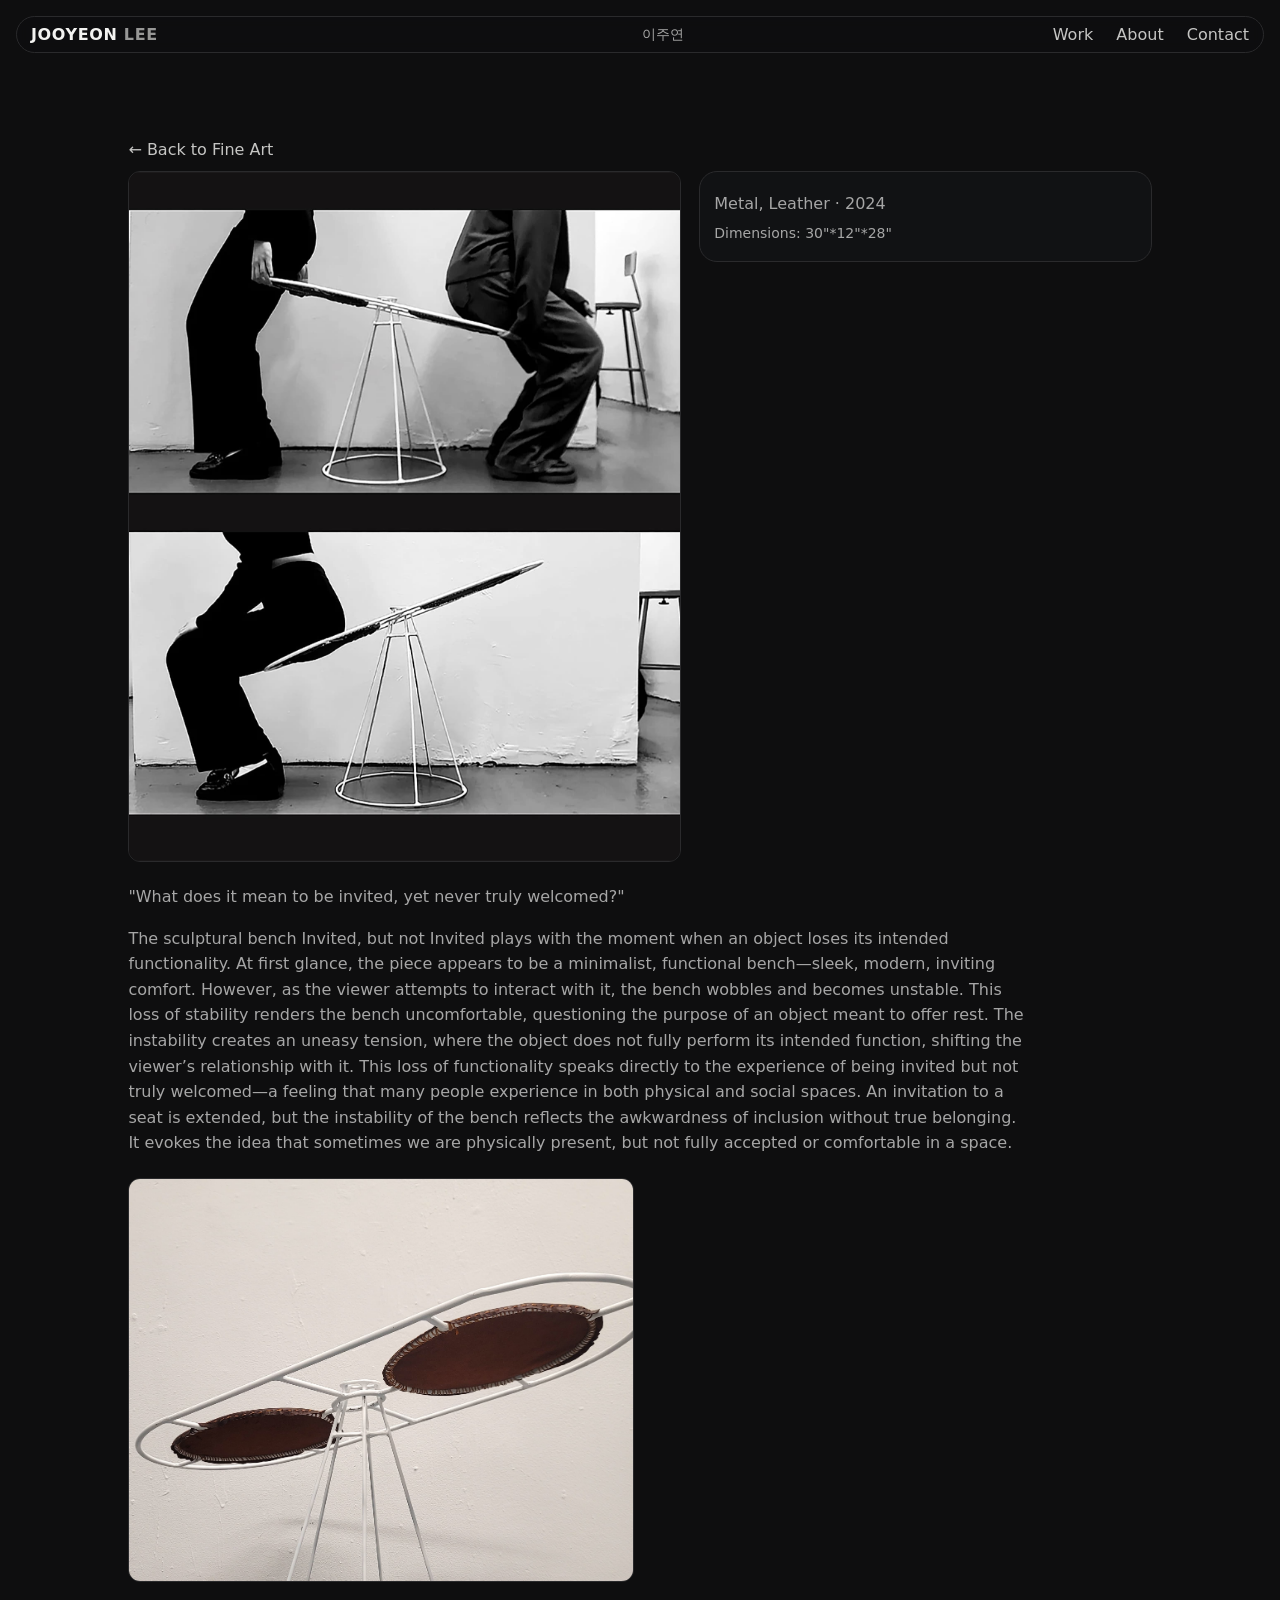
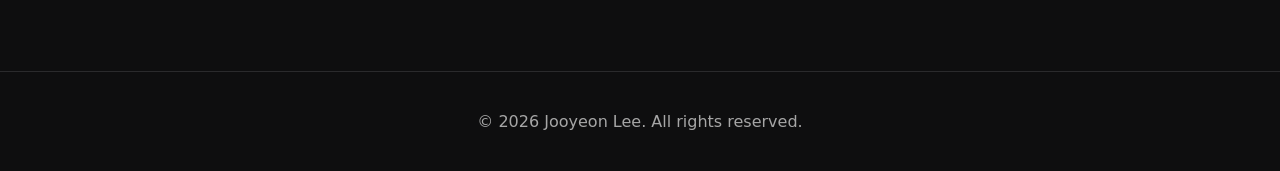
<file: projects/invited_but_not_invited.html>
<!DOCTYPE html>
<html lang="en">
<head>
  <meta charset="UTF-8" />
  <meta name="viewport" content="width=device-width, initial-scale=1" />
  <title> — Jooyeon Lee</title>
  <link rel="stylesheet" href="../styles.css" />
  <link rel="stylesheet" href="project.css" />
</head>

<body>
  <header class="nav">
    <a href="../index.html" class="brand">JOOYEON <span>LEE</span></a>
    <div lang="ko" class="koname">이주연</div>
    <nav>
      <div class="dropdown">
        <a href="../webpage1/work.html" class="dropbtn">Work</a>
        <div class="dropdown-content">
          <a href="../webpage1/fineart.html">Fine Art</a>
          <a href="../webpage1/creativecoding.html">Creative Coding</a>
        </div>
      </div>
      <div class="dropdown">
        <a href="../webpage2/about.html" class="dropbtn">About</a>
        <div class="dropdown-content">
          <a href="../webpage2/about.html#statement">Artist Statement</a>
          <a href="../webpage2/about.html#cv">CV</a>
        </div>
      </div>
      <div class="dropdown">
        <a href="../webpage3/contact.html" class="dropbtn">Contact</a>
        <div class="dropdown-content">
          <a href="../webpage3/contact.html#email">Email</a>
          <a href="../webpage3/contact.html#socials">Social</a>
        </div>
      </div>
    </nav>
  </header>

  <main class="project-page">
    <div class="project-wrap">
      <a class="backlink" href="../webpage1/fineart.html">← Back to Fine Art</a>

      <section class="project-hero">
        <div class="media ratio-4x5">
          <img src="../assets/img/invited_but_not_invited.jpg" alt="">
        </div>

        <aside class="project-meta">
          <h1></h1>
          <p class="muted">Metal, Leather · 2024</p>
          <ul class="facts">
            <li>Dimensions: 30"*12"*28"</li>
            <!-- <li><strong>Location:</strong> (add)</li>
            <li><strong>Status:</strong> (add)</li> -->
          </ul>
        </aside>
      </section>

      <section class="project-body">
        <p>
          "What does it mean to be invited, yet never truly welcomed?"
        </p>
        <p>
          The sculptural bench Invited, but not Invited plays with the moment when an object loses its intended functionality. At first glance, the piece appears to be a minimalist, functional bench—sleek, modern, inviting comfort. However, as the viewer attempts to interact with it, the bench wobbles and becomes unstable. This loss of stability renders the bench uncomfortable, questioning the purpose of an object meant to offer rest. The instability creates an uneasy tension, where the object does not fully perform its intended function, shifting the viewer’s relationship with it. This loss of functionality speaks directly to the experience of being invited but not truly welcomed—a feeling that many people experience in both physical and social spaces. An invitation to a seat is extended, but the instability of the bench reflects the awkwardness of inclusion without true belonging. It evokes the idea that sometimes we are physically present, but not fully accepted or comfortable in a space.
        </p>
      </section>

      <section class="gallery" aria-label="More images">
        <div class="media ratio-5x4">
          <img src="../assets/img/invited_but_not_invited_detail1.jpg" alt="Detail view 1">
        </div>
      </section>
    </div>
  </main>

  <footer class="footer">
    <p>© <span id="year"></span> Jooyeon Lee. All rights reserved.</p>
  </footer>

  <script>
    document.getElementById("year").textContent = new Date().getFullYear();
  </script>
</body>
</html>
</file>
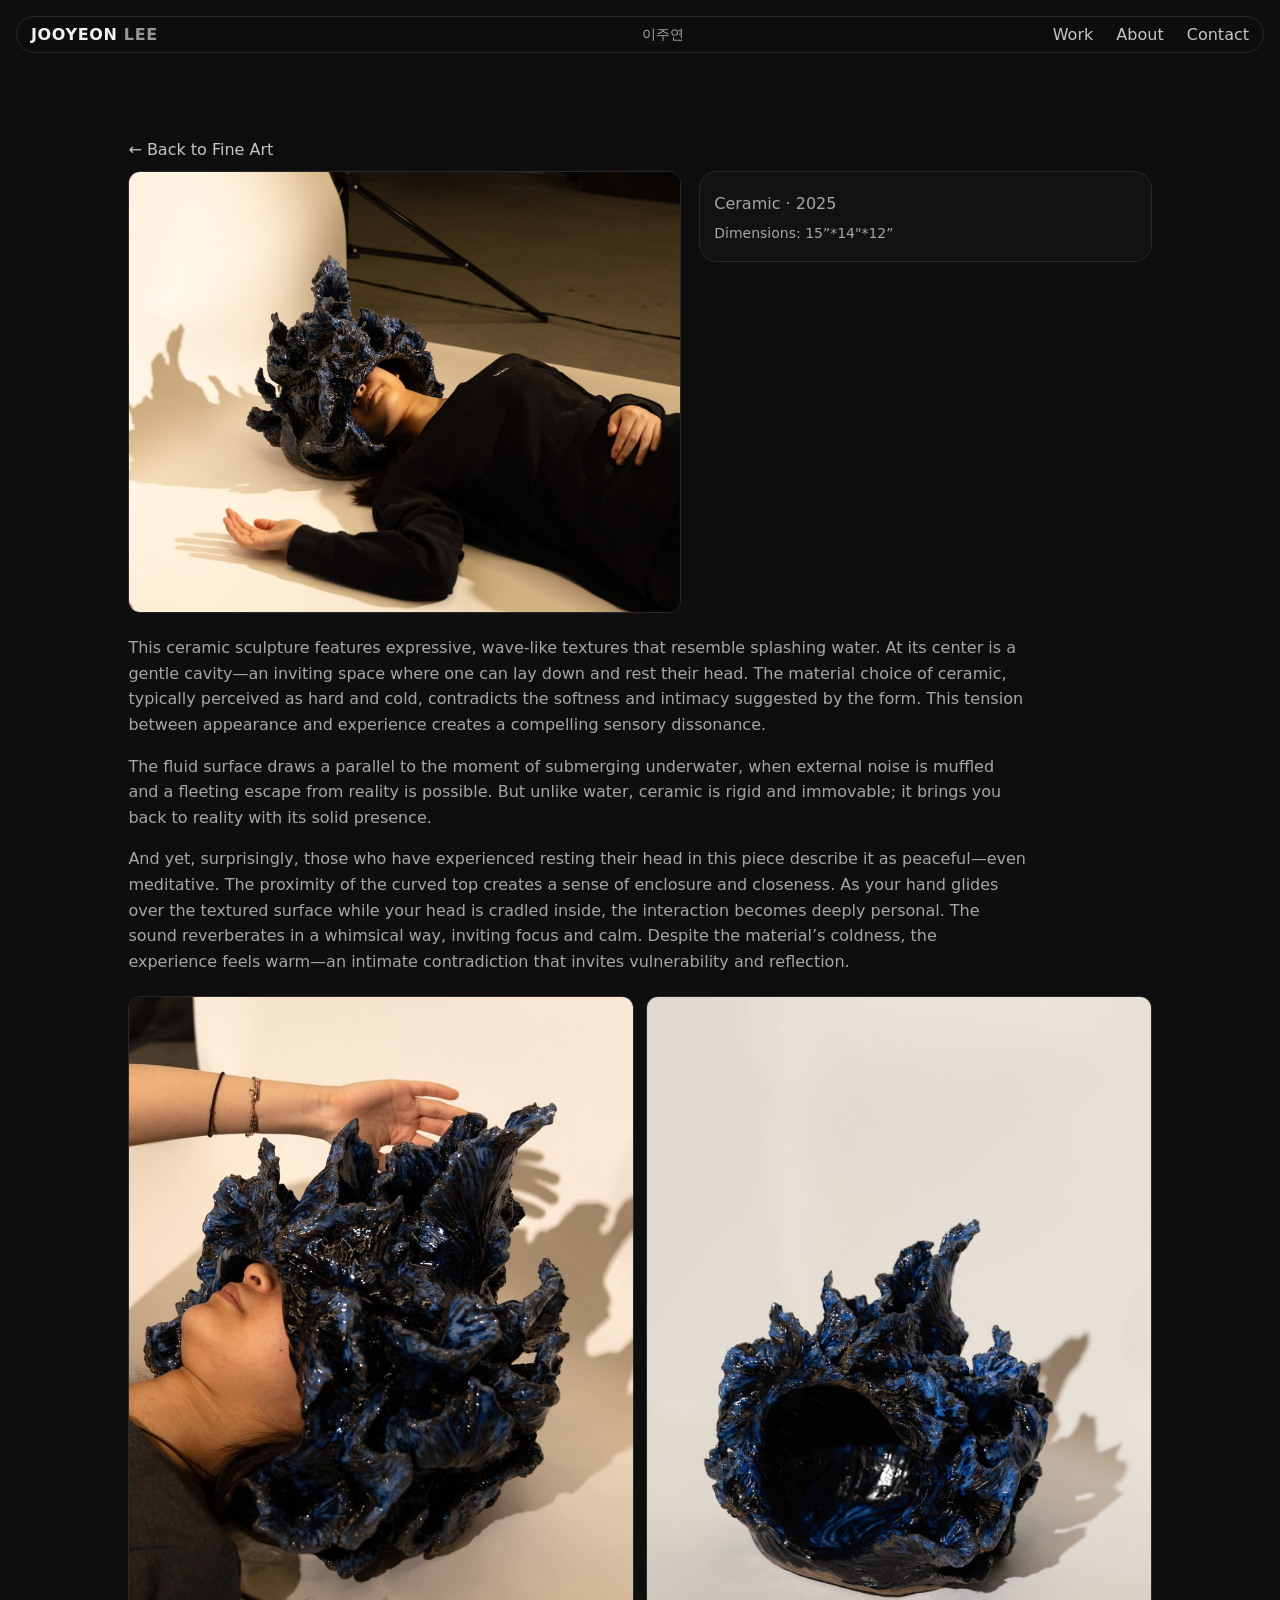
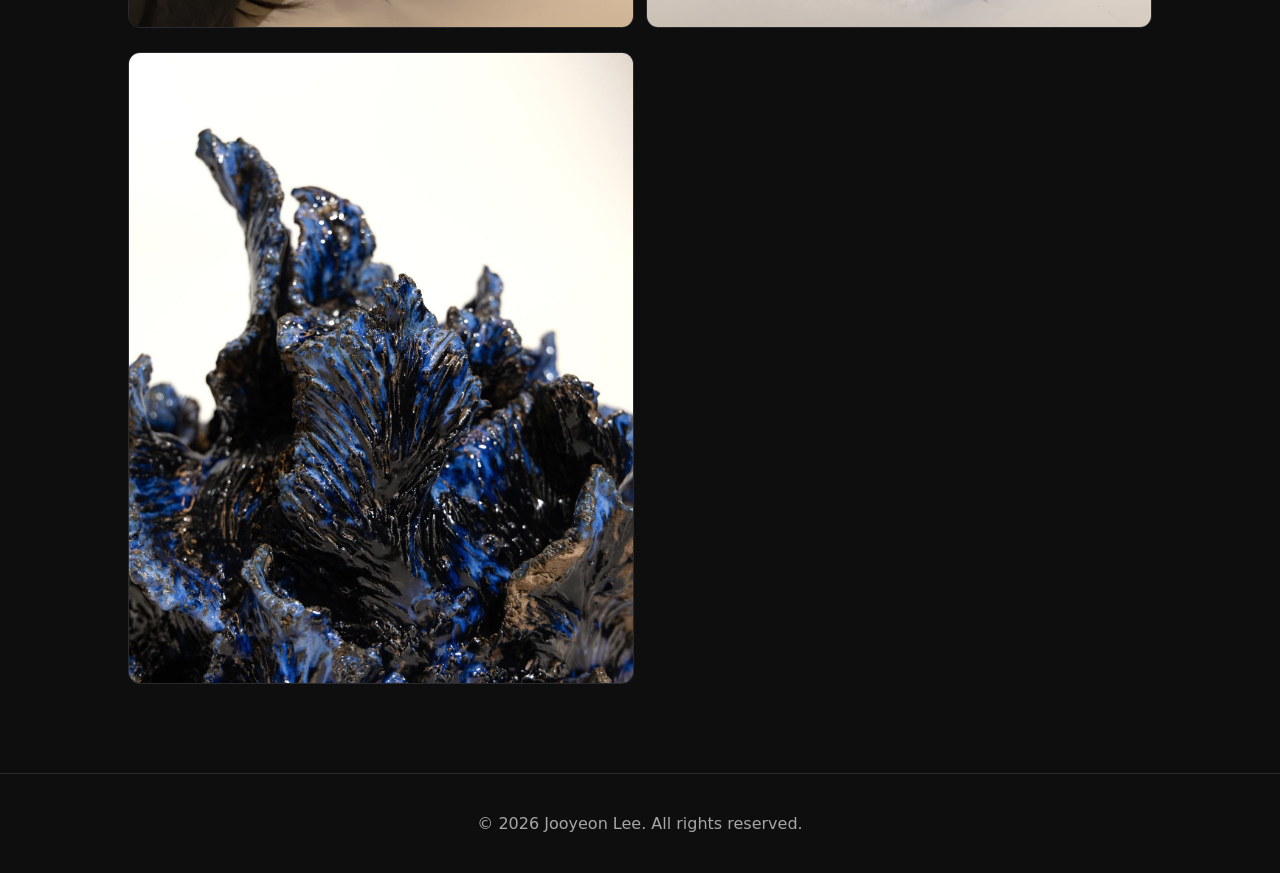
<file: projects/resting_in_resistance.html>
<!DOCTYPE html>
<html lang="en">
<head>
  <meta charset="UTF-8" />
  <meta name="viewport" content="width=device-width, initial-scale=1" />
  <title> — Jooyeon Lee</title>
  <link rel="stylesheet" href="../styles.css" />
  <link rel="stylesheet" href="project.css" />
</head>

<body>
  <header class="nav">
    <a href="../index.html" class="brand">JOOYEON <span>LEE</span></a>
    <div lang="ko" class="koname">이주연</div>
    <nav>
      <div class="dropdown">
        <a href="../webpage1/work.html" class="dropbtn">Work</a>
        <div class="dropdown-content">
          <a href="../webpage1/fineart.html">Fine Art</a>
          <a href="../webpage1/creativecoding.html">Creative Coding</a>
        </div>
      </div>
      <div class="dropdown">
        <a href="../webpage2/about.html" class="dropbtn">About</a>
        <div class="dropdown-content">
          <a href="../webpage2/about.html#statement">Artist Statement</a>
          <a href="../webpage2/about.html#cv">CV</a>
        </div>
      </div>
      <div class="dropdown">
        <a href="../webpage3/contact.html" class="dropbtn">Contact</a>
        <div class="dropdown-content">
          <a href="../webpage3/contact.html#email">Email</a>
          <a href="../webpage3/contact.html#socials">Social</a>
        </div>
      </div>
    </nav>
  </header>

  <main class="project-page">
    <div class="project-wrap">
      <a class="backlink" href="../webpage1/fineart.html">← Back to Fine Art</a>

      <section class="project-hero">
        <div class="media ratio-5x4">
          <img src="../assets/img/resting_in_resistance_main.jpg" alt="">
        </div>

        <aside class="project-meta">
          <h1></h1>
          <p class="muted">Ceramic · 2025</p>
          <ul class="facts">
            <li>Dimensions: 15”*14"*12”</li>
            <!-- <li><strong>Location:</strong> (add)</li>
            <li><strong>Status:</strong> (add)</li> -->
          </ul>
        </aside>
      </section>

      <section class="project-body">
        <p>
          This ceramic sculpture features expressive, wave-like textures that resemble splashing water. At its center is a gentle cavity—an inviting space where one can lay down and rest their head. The material choice of ceramic, typically perceived as hard and cold, contradicts the softness and intimacy suggested by the form. This tension between appearance and experience creates a compelling sensory dissonance.
        </p>

        <p>
          The fluid surface draws a parallel to the moment of submerging underwater, when external noise is muffled and a fleeting escape from reality is possible. But unlike water, ceramic is rigid and immovable; it brings you back to reality with its solid presence.
        </p>

        <p>
          And yet, surprisingly, those who have experienced resting their head in this piece describe it as peaceful—even meditative. The proximity of the curved top creates a sense of enclosure and closeness. As your hand glides over the textured surface while your head is cradled inside, the interaction becomes deeply personal. The sound reverberates in a whimsical way, inviting focus and calm. Despite the material’s coldness, the experience feels warm—an intimate contradiction that invites vulnerability and reflection.
        </p>

      </section>

      <section class="gallery" aria-label="More images">
        <div class="media ratio-4x5">
          <img src="../assets/img/resting_in_resistance_detail1.jpg" alt="Detail view 1">
        </div>
        <div class="media ratio-4x5">
          <img src="../assets/img/resting_in_resistance_detail2.jpg" alt="Detail view 2">
        </div>
        <div class="media ratio-4x5">
          <img src="../assets/img/resting_in_resistance_detail3.jpg" alt="Detail view 3">
        </div>
        <!-- <div class="media ratio-4x5">
          <img src="../assets/img/hedgehog_dilemma_process.jpg" alt="Process image">
        </div> -->
      </section>
    </div>
  </main>

  <footer class="footer">
    <p>© <span id="year"></span> Jooyeon Lee. All rights reserved.</p>
  </footer>

  <script>
    document.getElementById("year").textContent = new Date().getFullYear();
  </script>
</body>
</html>
</file>
<file: styles.css>
:root{
  --bg:#0e0e0f;
  --fg:#f3f3f1;
  --muted:#a6a6a6;
  --line:#2a2a2c;
  --pad: clamp(16px, 3vw, 40px);
  --radius: 18px;
}

*{box-sizing:border-box}
html,body{height:100%}
html{scroll-behavior:smooth}
body{
  margin:0;
  font-family:'Inter',system-ui,-apple-system,Segoe UI,Roboto,Helvetica,Arial,sans-serif;
  color:var(--fg);
  background:var(--bg);
}

main{
  padding-top: 140px; /* nav height + breathing room */
}

/* Nav */
.nav{
  position:fixed; inset:16px 16px auto 16px;
  display:flex; align-items:center; justify-content:space-between;
  z-index:20; backdrop-filter: blur(6px);
  background: color-mix(in oklab, var(--bg), transparent 40%);
  border:1px solid var(--line); border-radius:999px;
  padding:8px 14px;
}
.nav .brand{color:var(--fg); text-decoration:none; font-weight:800; letter-spacing:.04em}
.nav .brand span{opacity:.6; font-weight:600}
.nav nav a{color:var(--fg); opacity:.8; text-decoration:none; margin-left:18px; font-weight:500}
.nav nav a:hover{opacity:1}

.koname{
  position: fixed;
  left: 50.2%;
  font-size: 14px;
  color: var(--muted);
  pointer-events: none;       /* prevents blocking nav clicks */
  z-index: 21;                /* above nav background */
}


/* Hero */
.hero{position:relative; height:100svh; display:grid; place-items:center; overflow:hidden}
.hero-video{
  position:absolute; inset:0; width:100%; height:100%; object-fit:cover; filter:contrast(1.05) saturate(1.05);
}
.hero-overlay{
  position:relative; text-align:center; padding:var(--pad); z-index:2;
}
.title{font-size:clamp(40px,10vw,120px); line-height:.9; letter-spacing:-.02em; margin:0 0 8px}
.subtitle{margin:0 0 22px; color:var(--muted); font-size:clamp(16px,2.5vw,20px)}
.hero-cta{display:flex; gap:12px; justify-content:center; flex-wrap:wrap}

/* .btn{
  appearance:none; border:1px solid var(--line); color:var(--fg);
  background:transparent; padding:10px 16px; border-radius:999px;
  font-weight:600; cursor:pointer;
}
.btn:hover{border-color:#555}
.btn-outline{background:transparent} */

.btn-pill{
  display:inline-flex;
  align-items:center;
  justify-content:center;
  gap:10px;
  white-space: nowrap; 
  width: fit-content;
  max-width: 100%;
  color: var(--fg);

  padding:14px 18px;
  border-radius:999px;
  border:1px solid var(--line);

  text-decoration:none;     /* IMPORTANT */
  line-height:1.15;         /* IMPORTANT */

  overflow:hidden;          /* prevents weird line bleed */
}
.btn-pill:visited {
  color: var(--fg);  /* white */
}

.btn-pill:hover{
  border-color:#555;
}

/* If you want underline styling, do it with spans instead of text-decoration */
.btn-pill .u{
  display:inline-block;
  border-bottom:none;
  padding-bottom:2px;
  white-space: nowrap; 
}

.scroll-cue{position:absolute; bottom:24px; left:50%; translate:-50% 0; width:28px; height:44px; border-radius:999px; border:1px solid var(--line); background:transparent; display:grid; place-items:center}
.scroll-cue span{display:block; width:3px; height:12px; border-radius:2px; background:var(--fg); opacity:.6; animation:drop 1.25s infinite}
@keyframes drop{0%{transform:translateY(-6px); opacity:.2}50%{transform:translateY(6px); opacity:.8}100%{transform:translateY(-6px); opacity:.2}}

/* Marquee */
.marquee{overflow:hidden; border-block:1px solid var(--line); background:#101012;  margin-bottom: calc(var(--pad) * 2);}
.marquee .track{display:flex; gap:48px; white-space:nowrap; padding:10px 0; animation:mar 24s linear infinite}
.marquee p{margin:0; color:var(--muted); letter-spacing:.12em; text-transform:uppercase; font-weight:600; font-size:14px}
@keyframes mar{to{transform:translateX(-50%)}}


/* Artist Statement styling */
.statement{
  max-width: 820px;
  margin: 0 auto calc(var(--pad) * 2);
  padding: calc(var(--pad) * 1.5);
  background: #111214;
  border: 1px solid var(--line);
  border-radius: var(--radius);
}

.statement h2{
  font-size: clamp(20px, 4vw, 30px);
  margin: 0 0 16px;
}

.statement p{
  font-size: 16px;
  line-height: 1.7;
  color: var(--muted);
}



/* --- Dropdown Menu --- */
.dropdown {
  position: relative;
  display: inline-block;
}

.dropbtn {
  color: var(--fg);
  text-decoration: none;
  font-weight: 500;
  opacity: .8;
  margin-left: 18px;
  transition: opacity 0.2s ease;
}

.dropbtn:hover {
  opacity: 1;
}

/* Hidden menu */
.dropdown-content {
  display: none;
  position: absolute;
  top: 140%;
  left: 0;
  min-width: 160px;
  background: color-mix(in oklab, var(--bg), transparent 20%);
  backdrop-filter: blur(8px);
  border: 1px solid var(--line);
  border-radius: 12px;
  padding: 8px 0;
  z-index: 10;
}

/* Each dropdown item */
.dropdown-content a {
  color: var(--fg);
  padding: 8px 14px;
  text-decoration: none;
  display: block;
  font-size: 14px;
  opacity: .85;
  transition: background 1s ease, opacity 1s ease;
}

.dropdown-content a:hover {
  opacity: 1;
  background: color-mix(in oklab, var(--line), transparent 70%);
}

/* Show on hover */
.dropdown-content{
  display: none;
}

.dropdown.open .dropdown-content{
  display: block;
}

/* Work */
.work{padding:calc(var(--pad)*2) var(--pad)}
.section-head{max-width:880px; margin:0 auto 24px; text-align:center}
.section-head h2{margin:0 0 8px; font-size:clamp(28px,4.5vw,48px)}
.section-head .muted{color:var(--muted)}


.grid{
  display:grid;
  grid-template-columns:repeat(12, 1fr);
  gap:16px; /* slightly more breathing room */
  max-width:1320px; /* closer to Work page feel */
  margin:0 auto;
}

/* .card{
  grid-column: span 6;
  border:1px solid var(--line); border-radius:var(--radius);
  padding:12px; background:#111214;
  transition:transform .25s ease;
} */

@media (min-width:900px){
  .card{
    grid-column: span 6;
  }
}

.card:hover{transform:translateY(-2px)}

.card-link{
  text-decoration:none;
  color:inherit;
  display:block;
}
.card-link:focus-visible{
  outline:2px solid var(--fg);
  outline-offset:6px;
  border-radius:var(--radius);
}

.media{
  position: relative;
  border-radius:12px; 
  overflow:hidden; 
  background:#0f0f10; 
  margin-bottom:12px; 
  border:1px solid var(--line)}

.media .ph{
  width:100%;
  height:100%; 
  background:linear-gradient(120deg,#1a1a1c, #151517)}

.ratio-4x5{aspect-ratio:4/5}
.ratio-4x3{aspect-ratio:4/3}
.ratio-5x4 {aspect-ratio: 5 / 4;}

.ratio-16x9 {
  aspect-ratio: 16 / 9;
}


h3{margin:6px 0 4px}

.muted{color:var(--muted)}

/* @media (min-width:900px){
  .card:nth-child(3n+1){grid-column: span 5}
  .card:nth-child(3n+2){grid-column: span 7}
  .card:nth-child(3n+3){grid-column: span 6}
} */
 

.media img {
  width: 100%;
  height: 100%;
  object-fit: cover;
  display: block;
}


.media video {
  width: 100%;
  height: 100%;
  object-fit: cover; /* or use contain if you don’t want cropping */
  display: block;
}

.media iframe {
  width: 100%;
  height: 100%;
  border: none;
  display: block;
}

.about-page{
  padding-left: var(--pad);
  padding-right: var(--pad);
}


/* CV */
.cv {
      max-width: 900px;
      margin: 0 auto;
      padding: calc(var(--pad) * 2) var(--pad);
    }

    .cv-section {
      margin-bottom: 48px;
    }

    .cv-section h2 {
      font-size: clamp(22px, 3vw, 32px);
      margin-bottom: 16px;
      border-bottom: 1px solid var(--line);
      padding-bottom: 6px;
    }

    .cv-item {
      margin-bottom: 20px;
    }

    .cv-header {
      display: flex;
      justify-content: space-between;
      gap: 16px;
      flex-wrap: wrap;
    }

    .cv-title {
      font-weight: 600;
    }

    .cv-meta {
      color: var(--muted);
      font-size: 14px;
    }

    .cv-desc {
      margin-top: 6px;
      color: var(--muted);
      font-size: 15px;
      line-height: 1.5;
    }

    .cv-list {
      margin: 6px 0 0 18px;
      color: var(--muted);
      font-size: 15px;
    }

    .cv-list li {
      margin-bottom: 6px;
    }

    .skills-grid {
      display: grid;
      grid-template-columns: repeat(auto-fit, minmax(260px, 1fr));
      gap: 20px;
    }
/* Sticky split */
.sticky-split{display:grid; grid-template-columns:1.1fr 1.4fr; gap:24px; padding:calc(var(--pad)*2) var(--pad); max-width:1400px; margin:0 auto}
.sticky-col{position:sticky; top:88px; align-self:start}
.scroll-col{display:grid; gap:16px}
.panel{margin:0; border:1px solid var(--line); border-radius:var(--radius); overflow:hidden; background:#111214}
.panel .ph.tall{height:48svh; background:linear-gradient(120deg,#1a1a1c, #151517)}
.panel figcaption{padding:10px 12px; color:var(--muted); font-size:14px; border-top:1px solid var(--line)}

.bullets{list-style:none; padding:0; margin:18px 0 0}
.bullets li{margin:8px 0; color:var(--muted)}


/* Contact */
.contact{padding:calc(var(--pad)*2) var(--pad); max-width:980px; margin:0 auto; text-align:center}
.contact h2{font-size:clamp(28px,4.5vw,48px); margin:0 0 16px}
.contact-form{
  display:grid; grid-template-columns:repeat(2, 1fr); gap:12px;
  border:1px solid var(--line); padding:16px; border-radius:var(--radius);
  background:#111214;
}
.contact-form label{display:grid; gap:6px; text-align:left; font-size:14px; color:var(--muted)}
.contact-form input, .contact-form textarea{
  width:100%; border:1px solid var(--line); background:#0f0f11; color:var(--fg);
  border-radius:10px; padding:10px 12px; outline:none;
}
.contact-form .full{grid-column:1/-1}
.contact-form .btn{justify-self:start; margin-top:6px}

/* Footer */
.footer{padding:24px var(--pad); border-top:1px solid var(--line); color:var(--muted); text-align:center}

/* Reveal animations */
.reveal-up{opacity:0; transform:translateY(12px); transition:opacity .6s ease, transform .6s ease}
.reveal-up.visible{opacity:1; transform:none}
.delay-1{transition-delay:.1s}
.delay-2{transition-delay:.2s}
.delay-3{transition-delay:.3s}
.delay-4{transition-delay:.4s}
.delay-5{transition-delay:.5s}
.delay-6{transition-delay:.6s}
</file>
<file: projects/project.css>
.project-page{padding-top:140px}
    .project-wrap{max-width:1100px; margin:0 auto; padding:0 var(--pad) calc(var(--pad)*2)}
    .project-hero{display:grid; gap:18px; grid-template-columns:1.1fr .9fr; align-items:start}
    .project-hero .media{margin:0}
    .project-meta{border:1px solid var(--line); border-radius:var(--radius); padding:14px; background:#111214}
    .project-meta h1{margin:0 0 8px; font-size:clamp(28px,4.5vw,48px); line-height:1.05}
    .project-meta .muted{margin:0 0 12px}
    .project-meta .facts{margin:0; padding:0; list-style:none; color:var(--muted); font-size:14px}
    .project-meta .facts li{margin:6px 0}
    .project-body{margin-top:22px; max-width:900px}
    .project-body p{color:var(--muted); line-height:1.6}

    .project-question {
      font-style: italic;
      margin: 18px 0;
      font-size: 1.05em;
      color: var(--fg);
    }
    .gallery{margin-top:22px; display:grid; gap:12px; grid-template-columns:repeat(12,1fr)}
    .gallery .media{grid-column:span 6}

    @media (max-width:900px){
      .project-hero{grid-template-columns:1fr}
      .gallery .media{grid-column:span 12}
    }
    .backlink{display:inline-block; margin:0 0 12px; color:var(--fg); opacity:.8; text-decoration:none}
    .backlink:hover{opacity:1}
</file>
